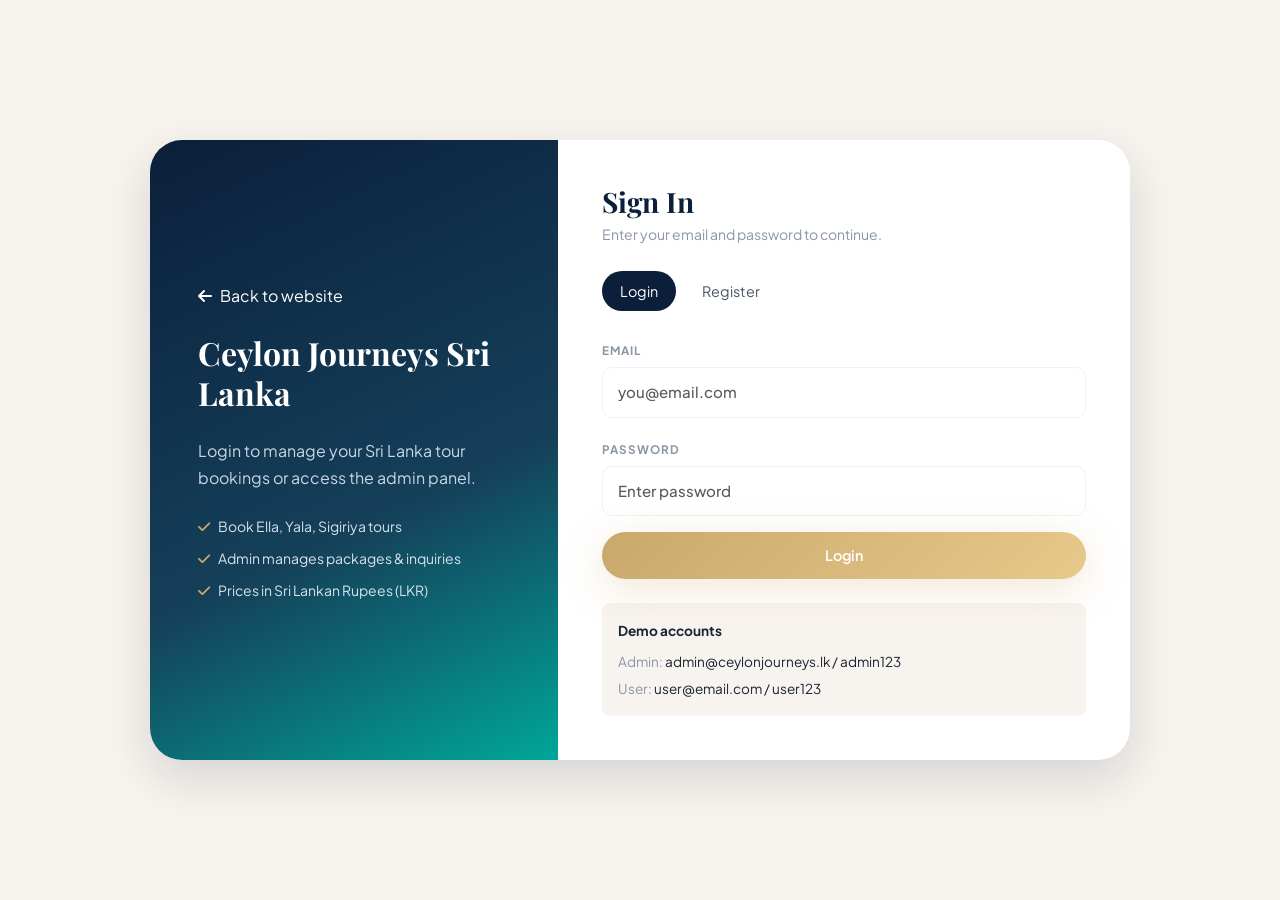
<file: admin.html>
<!DOCTYPE html>
<html lang="en">
<head>
  <meta charset="UTF-8">
  <meta name="viewport" content="width=device-width, initial-scale=1.0">
  <title>Admin Panel – Ceylon Journeys</title>
  <link href="https://cdn.jsdelivr.net/npm/bootstrap@5.3.3/dist/css/bootstrap.min.css" rel="stylesheet">
  <link href="https://cdnjs.cloudflare.com/ajax/libs/font-awesome/6.5.0/css/all.min.css" rel="stylesheet">
  <link href="assets/css/style.css" rel="stylesheet">
</head>
<body class="panel-page admin-page">

<div class="panel-layout">
  <aside class="panel-sidebar admin-sidebar" id="panelSidebar">
    <div class="panel-brand">Ceylon<span>Journeys</span> <small class="admin-tag">Admin</small></div>
    <div class="panel-user">
      <div class="panel-avatar admin"><i class="fa-solid fa-user-shield"></i></div>
      <div>
        <strong id="adminName">Admin</strong>
        <small class="d-block muted" id="adminEmail">admin@ceylonjourneys.lk</small>
      </div>
    </div>
    <nav class="panel-nav">
      <a href="#" class="active" data-section="overview"><i class="fa-solid fa-chart-pie"></i> Overview</a>
      <a href="#" data-section="inquiries"><i class="fa-solid fa-inbox"></i> Inquiries</a>
      <a href="#" data-section="bookings"><i class="fa-solid fa-suitcase"></i> Bookings</a>
      <a href="#" data-section="tours"><i class="fa-solid fa-map"></i> Manage Tours</a>
      <a href="#" data-section="users"><i class="fa-solid fa-users"></i> Users</a>
      <a href="index.html"><i class="fa-solid fa-globe"></i> Main Website</a>
      <a href="#" id="btnLogout"><i class="fa-solid fa-right-from-bracket"></i> Logout</a>
    </nav>
  </aside>

  <main class="panel-main">
    <header class="panel-topbar">
      <button type="button" class="panel-toggle d-lg-none" id="sidebarToggle"><i class="fa-solid fa-bars"></i></button>
      <div>
        <h1 class="panel-title">Admin Panel</h1>
        <p class="muted small mb-0">Manage tours, bookings, and customer messages.</p>
      </div>
    </header>

    <!-- Overview -->
    <section class="panel-section" id="sec-overview">
      <div class="row g-3 mb-4">
        <div class="col-6 col-xl-3">
          <div class="panel-stat"><div class="panel-stat-icon"><i class="fa-solid fa-inbox"></i></div><div><div class="panel-stat-num" id="statInquiries">0</div><div class="muted small">Inquiries</div></div></div>
        </div>
        <div class="col-6 col-xl-3">
          <div class="panel-stat"><div class="panel-stat-icon gold"><i class="fa-solid fa-clock"></i></div><div><div class="panel-stat-num" id="statPending">0</div><div class="muted small">Pending</div></div></div>
        </div>
        <div class="col-6 col-xl-3">
          <div class="panel-stat"><div class="panel-stat-icon teal"><i class="fa-solid fa-map"></i></div><div><div class="panel-stat-num" id="statTours">0</div><div class="muted small">Tour Packages</div></div></div>
        </div>
        <div class="col-6 col-xl-3">
          <div class="panel-stat"><div class="panel-stat-icon"><i class="fa-solid fa-users"></i></div><div><div class="panel-stat-num" id="statUsers">0</div><div class="muted small">Registered Users</div></div></div>
        </div>
      </div>
      <div class="row g-4">
        <div class="col-lg-6">
          <div class="panel-card">
            <h5>Latest Inquiries</h5>
            <div id="latestInquiries"></div>
          </div>
        </div>
        <div class="col-lg-6">
          <div class="panel-card">
            <h5>Recent Bookings</h5>
            <div class="table-responsive">
              <table class="table panel-table mb-0">
                <thead><tr><th>Customer</th><th>Tour</th><th>Status</th></tr></thead>
                <tbody id="latestBookings"></tbody>
              </table>
            </div>
          </div>
        </div>
      </div>
    </section>

    <!-- Inquiries -->
    <section class="panel-section d-none" id="sec-inquiries">
      <div class="panel-card">
        <div class="d-flex justify-content-between align-items-center mb-3">
          <h5 class="mb-0">Customer Inquiries</h5>
        </div>
        <div class="table-responsive">
          <table class="table panel-table">
            <thead><tr><th>Date</th><th>Name</th><th>Email</th><th>Destination</th><th>Message</th><th>Status</th><th>Actions</th></tr></thead>
            <tbody id="inquiriesTable"></tbody>
          </table>
        </div>
      </div>
    </section>

    <!-- Bookings -->
    <section class="panel-section d-none" id="sec-bookings">
      <div class="panel-card">
        <h5>All Bookings</h5>
        <div class="table-responsive">
          <table class="table panel-table">
            <thead><tr><th>Customer</th><th>Tour</th><th>Date</th><th>Guests</th><th>Total</th><th>Status</th><th>Actions</th></tr></thead>
            <tbody id="bookingsTable"></tbody>
          </table>
        </div>
      </div>
    </section>

    <!-- Tours -->
    <section class="panel-section d-none" id="sec-tours">
      <div class="panel-card mb-4">
        <h5 id="tourFormTitle">Add New Tour</h5>
        <form id="tourForm" class="form-luxe mt-3">
          <input type="hidden" id="tourId">
          <div class="row g-3">
            <div class="col-md-4"><label for="tourName">Tour Name</label><input type="text" id="tourName" class="form-control" required></div>
            <div class="col-md-3"><label for="tourDest">Destination</label><input type="text" id="tourDest" class="form-control" required></div>
            <div class="col-md-2"><label for="tourDays">Days</label><input type="number" id="tourDays" class="form-control" min="1" required></div>
            <div class="col-md-2"><label for="tourPrice">Price (Rs.)</label><input type="number" id="tourPrice" class="form-control" min="1" required></div>
            <div class="col-md-3"><label for="tourType">Type</label>
              <select id="tourType" class="form-select"><option value="beach">Beach</option><option value="cultural">Cultural</option><option value="wildlife">Wildlife</option><option value="adventure">Adventure</option></select>
            </div>
            <div class="col-md-3 d-flex align-items-end gap-2">
              <button type="submit" class="btn-luxe" id="tourSubmitBtn">Save Tour</button>
              <button type="button" class="btn-outline-luxe d-none" id="tourCancelBtn">Cancel</button>
            </div>
          </div>
        </form>
      </div>
      <div class="panel-card">
        <h5>Tour List</h5>
        <div class="table-responsive">
          <table class="table panel-table">
            <thead><tr><th>Name</th><th>Destination</th><th>Days</th><th>Price</th><th>Type</th><th>Actions</th></tr></thead>
            <tbody id="toursTable"></tbody>
          </table>
        </div>
      </div>
    </section>

    <!-- Users -->
    <section class="panel-section d-none" id="sec-users">
      <div class="panel-card">
        <h5>Registered Users</h5>
        <div class="table-responsive">
          <table class="table panel-table">
            <thead><tr><th>Name</th><th>Email</th><th>Phone</th><th>Role</th></tr></thead>
            <tbody id="usersTable"></tbody>
          </table>
        </div>
      </div>
    </section>
  </main>
</div>

<script src="assets/js/auth.js"></script>
<script>
  (function () {
    var admin = CJ.requireRole('admin');
    if (!admin) return;

    document.getElementById('adminName').textContent = admin.name;
    document.getElementById('adminEmail').textContent = admin.email;
    document.getElementById('btnLogout').addEventListener('click', function (e) { e.preventDefault(); CJ.logout(); });
    document.getElementById('sidebarToggle')?.addEventListener('click', function () {
      document.getElementById('panelSidebar').classList.toggle('open');
    });

    document.querySelectorAll('.panel-nav a[data-section]').forEach(function (link) {
      link.addEventListener('click', function (e) {
        e.preventDefault();
        document.querySelectorAll('.panel-nav a').forEach(function (a) { a.classList.remove('active'); });
        link.classList.add('active');
        document.querySelectorAll('.panel-section').forEach(function (s) { s.classList.add('d-none'); });
        document.getElementById('sec-' + link.dataset.section).classList.remove('d-none');
      });
    });

    function getUserName(userId) {
      var u = CJ.getUsers().find(function (x) { return x.id === userId; });
      return u ? u.name : 'Unknown';
    }

    function resetTourForm() {
      document.getElementById('tourForm').reset();
      document.getElementById('tourId').value = '';
      document.getElementById('tourFormTitle').textContent = 'Add New Tour';
      document.getElementById('tourSubmitBtn').textContent = 'Save Tour';
      document.getElementById('tourCancelBtn').classList.add('d-none');
    }

    function loadAll() {
      var inquiries = CJ.getInquiries();
      var bookings = CJ.getBookings();
      var tours = CJ.getTours();
      var users = CJ.getUsers();

      document.getElementById('statInquiries').textContent = inquiries.length;
      document.getElementById('statPending').textContent = inquiries.filter(function (i) { return i.status === 'new'; }).length + bookings.filter(function (b) { return b.status === 'pending'; }).length;
      document.getElementById('statTours').textContent = tours.length;
      document.getElementById('statUsers').textContent = users.length;

      document.getElementById('latestInquiries').innerHTML = inquiries.slice(0, 4).map(function (i) {
        return '<div class="panel-msg"><strong>' + i.name + '</strong> <span class="muted small">– ' + i.destination + '</span><p class="small mb-0 mt-1">' + i.message.substring(0, 80) + '...</p></div>';
      }).join('') || '<p class="muted">No inquiries yet.</p>';

      document.getElementById('latestBookings').innerHTML = bookings.slice(-5).reverse().map(function (b) {
        return '<tr><td>' + getUserName(b.userId) + '</td><td>' + b.tour + '</td><td>' + CJ.statusBadge(b.status) + '</td></tr>';
      }).join('') || '<tr><td colspan="3" class="muted">No bookings.</td></tr>';

      document.getElementById('inquiriesTable').innerHTML = inquiries.map(function (i) {
        return '<tr><td>' + CJ.formatDate(i.date) + '</td><td>' + i.name + '</td><td>' + i.email + '</td><td>' + i.destination + '</td><td class="small">' + i.message.substring(0, 40) + '...</td><td>' + CJ.statusBadge(i.status) + '</td><td class="panel-actions">' +
          (i.status === 'new' ? '<button class="btn btn-sm btn-success btn-reply" data-id="' + i.id + '">Mark Replied</button> ' : '') +
          '<button class="btn btn-sm btn-outline-danger btn-del-inq" data-id="' + i.id + '">Delete</button></td></tr>';
      }).join('') || '<tr><td colspan="7" class="text-center muted">No inquiries.</td></tr>';

      document.getElementById('bookingsTable').innerHTML = bookings.map(function (b) {
        return '<tr><td>' + getUserName(b.userId) + '</td><td>' + b.tour + '</td><td>' + CJ.formatDate(b.date) + '</td><td>' + b.guests + '</td><td>' + CJ.formatPrice(b.total) + '</td><td>' + CJ.statusBadge(b.status) + '</td><td class="panel-actions">' +
          (b.status === 'pending' ? '<button class="btn btn-sm btn-success btn-confirm-book" data-id="' + b.id + '">Confirm</button> ' : '') +
          (b.status !== 'cancelled' ? '<button class="btn btn-sm btn-outline-secondary btn-cancel-book" data-id="' + b.id + '">Cancel</button>' : '-') +
          '</td></tr>';
      }).join('') || '<tr><td colspan="7" class="text-center muted">No bookings.</td></tr>';

      document.getElementById('toursTable').innerHTML = tours.map(function (t) {
        return '<tr><td>' + t.name + '</td><td>' + t.destination + '</td><td>' + t.days + '</td><td>' + CJ.formatPrice(t.price) + '</td><td>' + t.type + '</td><td class="panel-actions">' +
          '<button class="btn btn-sm btn-outline-luxe btn-edit-tour" data-id="' + t.id + '">Edit</button> ' +
          '<button class="btn btn-sm btn-outline-danger btn-del-tour" data-id="' + t.id + '">Delete</button></td></tr>';
      }).join('');

      document.getElementById('usersTable').innerHTML = users.map(function (u) {
        return '<tr><td>' + u.name + '</td><td>' + u.email + '</td><td>' + (u.phone || '-') + '</td><td><span class="badge ' + (u.role === 'admin' ? 'bg-dark' : 'bg-primary') + '">' + u.role + '</span></td></tr>';
      }).join('');
    }

    document.getElementById('tourForm').addEventListener('submit', function (e) {
      e.preventDefault();
      var id = document.getElementById('tourId').value;
      CJ.saveTour({
        id: id ? parseInt(id, 10) : null,
        name: document.getElementById('tourName').value.trim(),
        destination: document.getElementById('tourDest').value.trim(),
        days: parseInt(document.getElementById('tourDays').value, 10),
        price: parseInt(document.getElementById('tourPrice').value, 10),
        type: document.getElementById('tourType').value
      });
      resetTourForm();
      loadAll();
    });

    document.getElementById('tourCancelBtn').addEventListener('click', resetTourForm);

    document.addEventListener('click', function (e) {
      if (e.target.closest('.btn-reply')) {
        CJ.updateInquiryStatus(+e.target.closest('.btn-reply').dataset.id, 'replied');
        loadAll();
      }
      if (e.target.closest('.btn-del-inq')) {
        if (confirm('Delete this inquiry?')) {
          CJ.deleteInquiry(+e.target.closest('.btn-del-inq').dataset.id);
          loadAll();
        }
      }
      if (e.target.closest('.btn-confirm-book')) {
        CJ.updateBookingStatus(+e.target.closest('.btn-confirm-book').dataset.id, 'confirmed');
        loadAll();
      }
      if (e.target.closest('.btn-cancel-book')) {
        CJ.updateBookingStatus(+e.target.closest('.btn-cancel-book').dataset.id, 'cancelled');
        loadAll();
      }
      if (e.target.closest('.btn-del-tour')) {
        if (confirm('Delete this tour?')) {
          CJ.deleteTour(+e.target.closest('.btn-del-tour').dataset.id);
          loadAll();
        }
      }
      if (e.target.closest('.btn-edit-tour')) {
        var id = +e.target.closest('.btn-edit-tour').dataset.id;
        var tour = CJ.getTours().find(function (t) { return t.id === id; });
        if (!tour) return;
        document.getElementById('tourId').value = tour.id;
        document.getElementById('tourName').value = tour.name;
        document.getElementById('tourDest').value = tour.destination;
        document.getElementById('tourDays').value = tour.days;
        document.getElementById('tourPrice').value = tour.price;
        document.getElementById('tourType').value = tour.type;
        document.getElementById('tourFormTitle').textContent = 'Edit Tour';
        document.getElementById('tourSubmitBtn').textContent = 'Update Tour';
        document.getElementById('tourCancelBtn').classList.remove('d-none');
        document.querySelector('[data-section="tours"]').click();
      }
    });

    loadAll();
  })();
</script>
</body>
</html>
</file>
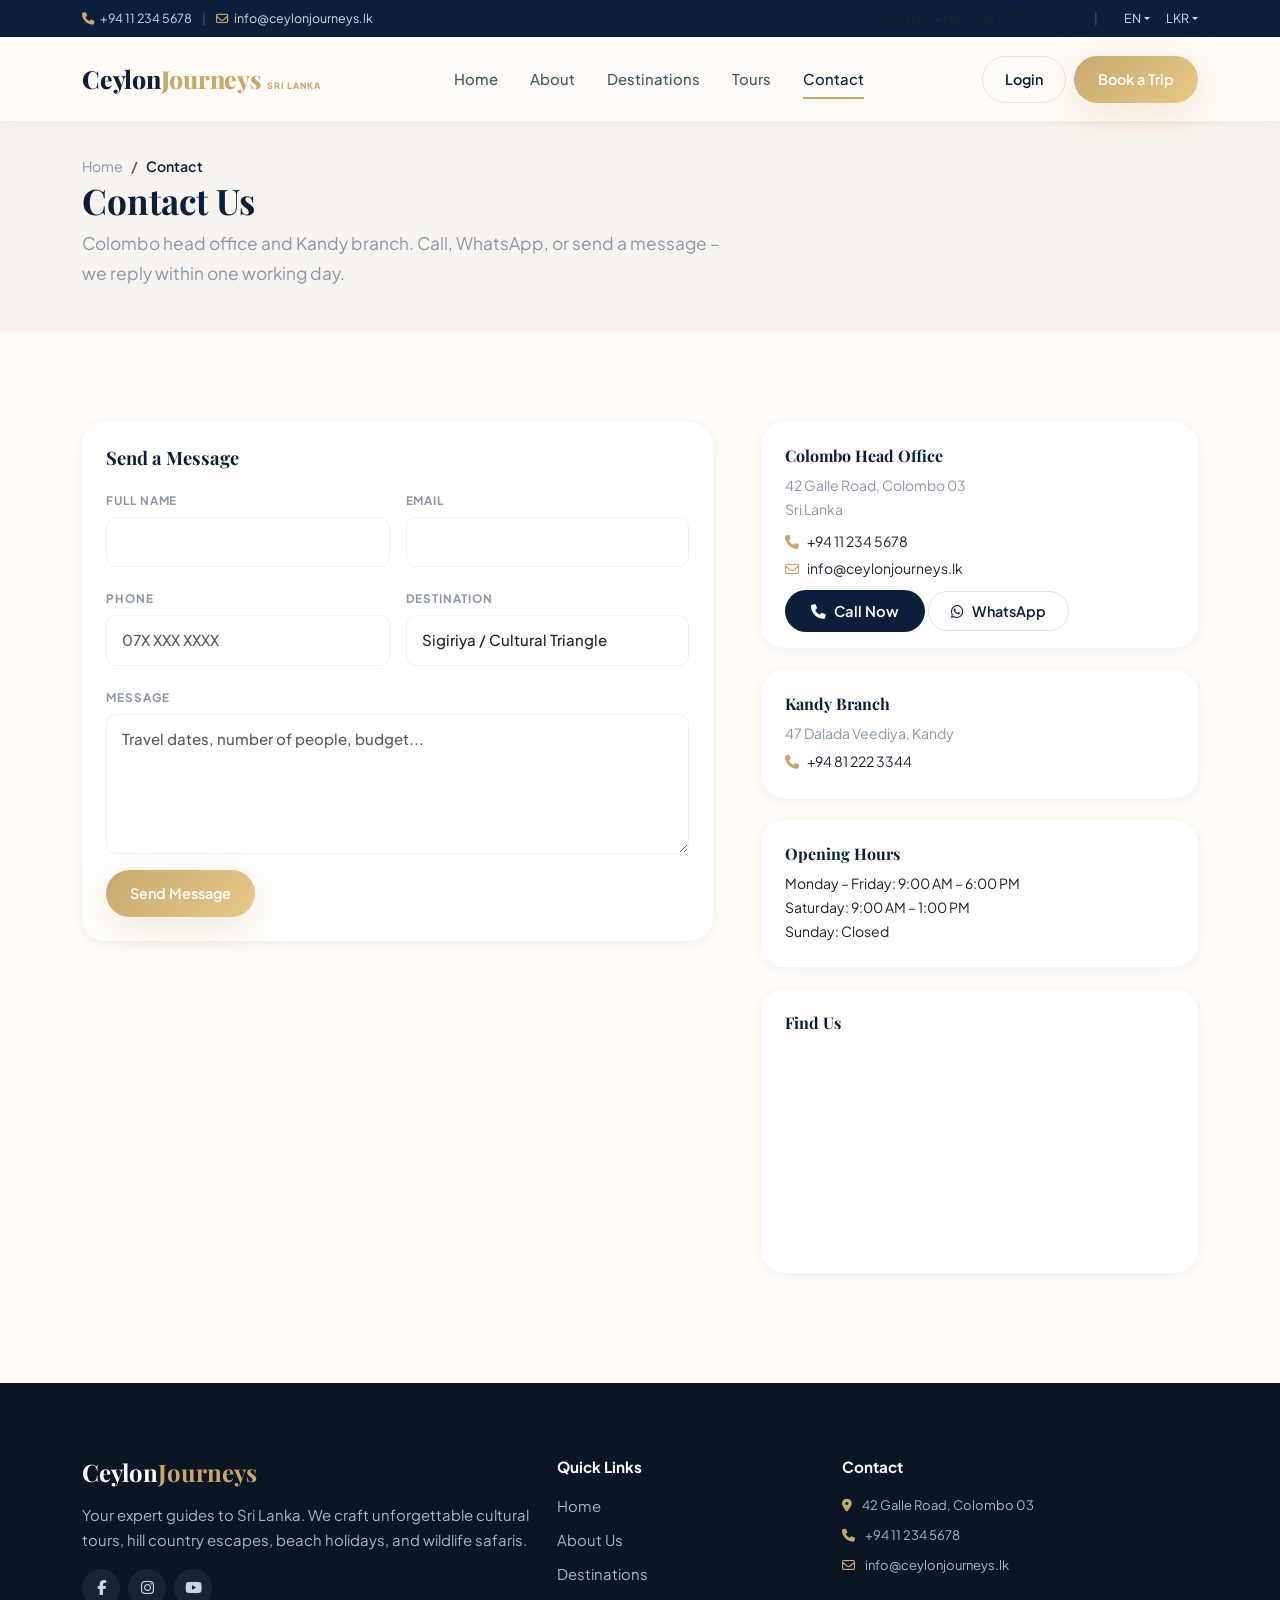
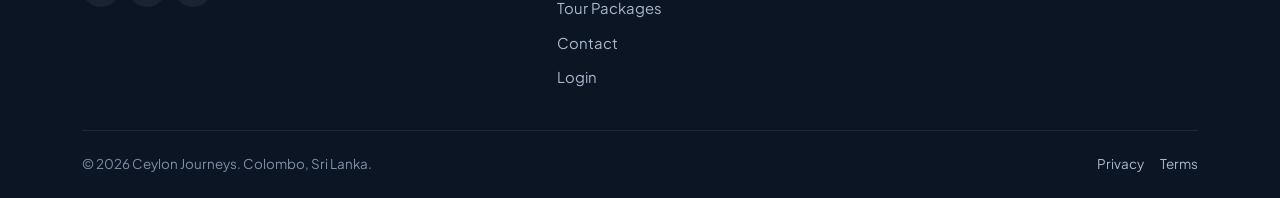
<file: contact.html>
<!DOCTYPE html>
<html lang="en">
<head>
  <meta charset="UTF-8">
  <meta name="viewport" content="width=device-width, initial-scale=1.0">
  <title>Contact – Ceylon Journeys</title>
  <link href="https://cdn.jsdelivr.net/npm/bootstrap@5.3.3/dist/css/bootstrap.min.css" rel="stylesheet">
  <link href="https://cdnjs.cloudflare.com/ajax/libs/font-awesome/6.5.0/css/all.min.css" rel="stylesheet">
  <link href="assets/css/style.css" rel="stylesheet">
</head>
<body>
<div id="preloader"><div class="loader-ring"></div></div>
<div id="site-header"></div>

<section class="breadcrumb-luxe">
  <div class="container">
    <nav aria-label="breadcrumb">
      <ol class="breadcrumb">
        <li class="breadcrumb-item"><a href="index.html">Home</a></li>
        <li class="breadcrumb-item active">Contact</li>
      </ol>
    </nav>
    <h1>Contact Us</h1>
    <p class="lead-soft">Colombo head office and Kandy branch. Call, WhatsApp, or send a message – we reply within one working day.</p>
  </div>
</section>

<section class="section">
  <div class="container">
    <div class="row g-5">
      <div class="col-lg-7">
        <div class="sidebar-box">
          <h5 class="mb-3">Send a Message</h5>
          <div class="alert alert-success form-success d-none" role="alert">
            <i class="fa-solid fa-circle-check me-1"></i> Your message was sent. We will contact you soon.
          </div>
          <form id="contactForm" class="form-luxe needs-validation" novalidate>
            <div class="row g-3">
              <div class="col-md-6">
                <label for="contactName">Full Name</label>
                <input type="text" id="contactName" class="form-control" required>
              </div>
              <div class="col-md-6">
                <label for="contactEmail">Email</label>
                <input type="email" id="contactEmail" class="form-control" required>
              </div>
              <div class="col-md-6">
                <label for="contactPhone">Phone</label>
                <input type="tel" id="contactPhone" class="form-control" placeholder="07X XXX XXXX">
              </div>
              <div class="col-md-6">
                <label for="contactDest">Destination</label>
                <select id="contactDest" class="form-select">
                  <option>Sigiriya / Cultural Triangle</option>
                  <option>Kandy</option>
                  <option>Ella / Hill Country</option>
                  <option>Yala Safari</option>
                  <option>Galle / South Coast</option>
                  <option>Trincomalee / East Coast</option>
                  <option>Full Island Tour</option>
                  <option>Other</option>
                </select>
              </div>
              <div class="col-12">
                <label for="contactMsg">Message</label>
                <textarea id="contactMsg" class="form-control" rows="5" placeholder="Travel dates, number of people, budget..." required></textarea>
              </div>
              <div class="col-12">
                <button type="submit" class="btn-luxe">Send Message</button>
              </div>
            </div>
          </form>
        </div>
      </div>

      <div class="col-lg-5">
        <div class="sidebar-box">
          <h6>Colombo Head Office</h6>
          <p class="small muted mb-2">42 Galle Road, Colombo 03<br>Sri Lanka</p>
          <p class="small mb-1"><i class="fa-solid fa-phone text-gold me-2"></i>+94 11 234 5678</p>
          <p class="small mb-3"><i class="fa-regular fa-envelope text-gold me-2"></i>info@ceylonjourneys.lk</p>
          <a href="tel:+94112345678" class="btn-dark-luxe btn-sm w-100 mb-2"><i class="fa-solid fa-phone me-2"></i>Call Now</a>
          <a href="https://wa.me/94112345678" class="btn-outline-luxe btn-sm w-100" target="_blank" rel="noopener"><i class="fa-brands fa-whatsapp me-2"></i>WhatsApp</a>
        </div>
        <div class="sidebar-box">
          <h6>Kandy Branch</h6>
          <p class="small muted mb-1">47 Dalada Veediya, Kandy</p>
          <p class="small mb-0"><i class="fa-solid fa-phone text-gold me-2"></i>+94 81 222 3344</p>
        </div>
        <div class="sidebar-box">
          <h6>Opening Hours</h6>
          <p class="small mb-0">Monday – Friday: 9:00 AM – 6:00 PM<br>Saturday: 9:00 AM – 1:00 PM<br>Sunday: Closed</p>
        </div>
        <div class="sidebar-box">
          <h6>Find Us</h6>
          <iframe class="map-embed" style="height:200px; margin-top:0" title="Office location map" src="https://www.google.com/maps?q=Galle+Road+Colombo&output=embed" loading="lazy"></iframe>
        </div>
      </div>
    </div>
  </div>
</section>

<div id="site-footer"></div>
<script src="https://cdn.jsdelivr.net/npm/bootstrap@5.3.3/dist/js/bootstrap.bundle.min.js"></script>
<script src="assets/js/i18n.js"></script>
<script src="assets/js/auth.js"></script>
<script src="assets/js/app.js"></script>
</body>
</html>
</file>
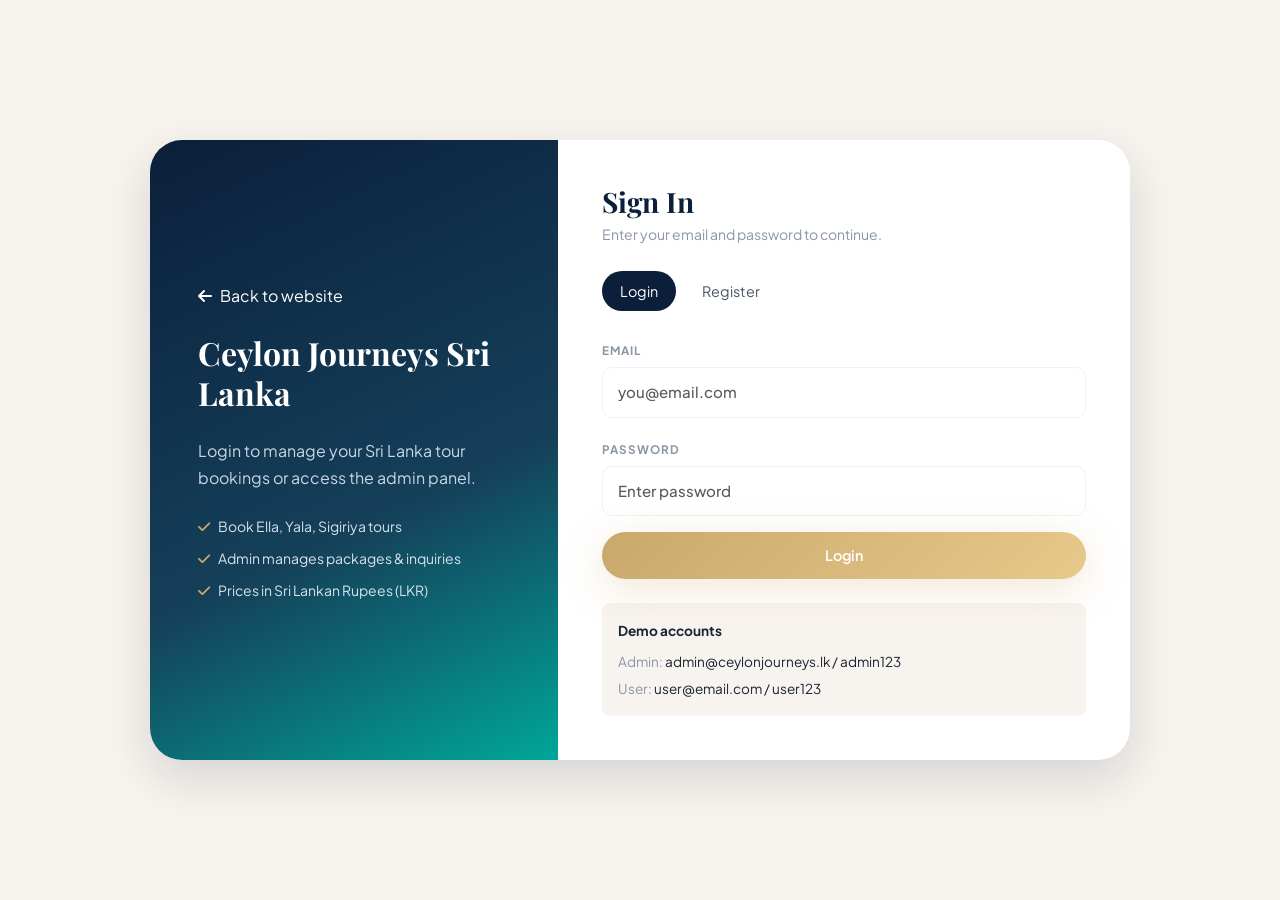
<file: dashboard.html>
<!DOCTYPE html>
<html lang="en">
<head>
  <meta charset="UTF-8">
  <meta name="viewport" content="width=device-width, initial-scale=1.0">
  <title>My Dashboard – Ceylon Journeys</title>
  <link href="https://cdn.jsdelivr.net/npm/bootstrap@5.3.3/dist/css/bootstrap.min.css" rel="stylesheet">
  <link href="https://cdnjs.cloudflare.com/ajax/libs/font-awesome/6.5.0/css/all.min.css" rel="stylesheet">
  <link href="assets/css/style.css" rel="stylesheet">
</head>
<body class="panel-page">

<div class="panel-layout">
  <aside class="panel-sidebar" id="panelSidebar">
    <div class="panel-brand">Ceylon<span>Journeys</span></div>
    <div class="panel-user">
      <div class="panel-avatar"><i class="fa-solid fa-user"></i></div>
      <div>
        <strong id="dashUserName">User</strong>
        <small class="d-block muted" id="dashUserEmail">email</small>
      </div>
    </div>
    <nav class="panel-nav">
      <a href="#" class="active" data-section="overview"><i class="fa-solid fa-house"></i> Overview</a>
      <a href="#" data-section="bookings"><i class="fa-solid fa-suitcase"></i> My Bookings</a>
      <a href="#" data-section="messages"><i class="fa-solid fa-envelope"></i> My Messages</a>
      <a href="#" data-section="book"><i class="fa-solid fa-plus"></i> Book a Tour</a>
      <a href="index.html"><i class="fa-solid fa-globe"></i> Main Website</a>
      <a href="#" id="btnLogout"><i class="fa-solid fa-right-from-bracket"></i> Logout</a>
    </nav>
  </aside>

  <main class="panel-main">
    <header class="panel-topbar">
      <button type="button" class="panel-toggle d-lg-none" id="sidebarToggle"><i class="fa-solid fa-bars"></i></button>
      <div>
        <h1 class="panel-title">Customer Dashboard</h1>
        <p class="muted small mb-0">View your bookings and send new tour requests.</p>
      </div>
    </header>

    <!-- Overview -->
    <section class="panel-section" id="sec-overview">
      <div class="row g-3 mb-4">
        <div class="col-md-4">
          <div class="panel-stat">
            <div class="panel-stat-icon"><i class="fa-solid fa-suitcase"></i></div>
            <div><div class="panel-stat-num" id="statBookings">0</div><div class="muted small">Total Bookings</div></div>
          </div>
        </div>
        <div class="col-md-4">
          <div class="panel-stat">
            <div class="panel-stat-icon teal"><i class="fa-solid fa-check"></i></div>
            <div><div class="panel-stat-num" id="statConfirmed">0</div><div class="muted small">Confirmed</div></div>
          </div>
        </div>
        <div class="col-md-4">
          <div class="panel-stat">
            <div class="panel-stat-icon gold"><i class="fa-solid fa-envelope"></i></div>
            <div><div class="panel-stat-num" id="statMessages">0</div><div class="muted small">Messages Sent</div></div>
          </div>
        </div>
      </div>
      <div class="panel-card">
        <h5>Recent Bookings</h5>
        <div class="table-responsive">
          <table class="table panel-table mb-0">
            <thead><tr><th>Tour</th><th>Date</th><th>Guests</th><th>Status</th><th>Total</th></tr></thead>
            <tbody id="overviewBookings"></tbody>
          </table>
        </div>
      </div>
    </section>

    <!-- Bookings -->
    <section class="panel-section d-none" id="sec-bookings">
      <div class="panel-card">
        <h5>All My Bookings</h5>
        <div class="table-responsive">
          <table class="table panel-table">
            <thead><tr><th>Tour</th><th>Destination</th><th>Travel Date</th><th>Guests</th><th>Status</th><th>Total</th></tr></thead>
            <tbody id="allBookings"></tbody>
          </table>
        </div>
      </div>
    </section>

    <!-- Messages -->
    <section class="panel-section d-none" id="sec-messages">
      <div class="panel-card">
        <h5>Messages I Sent</h5>
        <div id="myMessagesList"></div>
      </div>
    </section>

    <!-- Book tour -->
    <section class="panel-section d-none" id="sec-book">
      <div class="panel-card">
        <h5>Request a New Booking</h5>
        <p class="muted small">Fill this form and our team will confirm availability.</p>
        <div id="bookSuccess" class="alert alert-success d-none small">Booking request submitted successfully.</div>
        <form id="bookForm" class="form-luxe needs-validation mt-3" novalidate>
          <div class="row g-3">
            <div class="col-md-6">
              <label for="bookTour">Tour Package</label>
              <select id="bookTour" class="form-select" required></select>
            </div>
            <div class="col-md-6">
              <label for="bookDate">Travel Date</label>
              <input type="date" id="bookDate" class="form-control date-future" required>
            </div>
            <div class="col-md-6">
              <label for="bookGuests">Number of Guests</label>
              <input type="number" id="bookGuests" class="form-control" min="1" max="20" value="2" required>
            </div>
            <div class="col-md-6">
              <label>Estimated Total</label>
              <input type="text" id="bookTotal" class="form-control" readonly>
            </div>
            <div class="col-12">
              <button type="submit" class="btn-luxe">Submit Booking Request</button>
            </div>
          </div>
        </form>
      </div>
    </section>
  </main>
</div>

<script src="assets/js/auth.js"></script>
<script>
  (function () {
    var user = CJ.requireRole('user');
    if (!user) return;

    document.getElementById('dashUserName').textContent = user.name;
    document.getElementById('dashUserEmail').textContent = user.email;
    document.getElementById('btnLogout').addEventListener('click', function (e) {
      e.preventDefault();
      CJ.logout();
    });

    document.getElementById('sidebarToggle')?.addEventListener('click', function () {
      document.getElementById('panelSidebar').classList.toggle('open');
    });

    document.querySelectorAll('.panel-nav a[data-section]').forEach(function (link) {
      link.addEventListener('click', function (e) {
        e.preventDefault();
        var sec = link.dataset.section;
        document.querySelectorAll('.panel-nav a').forEach(function (a) { a.classList.remove('active'); });
        link.classList.add('active');
        document.querySelectorAll('.panel-section').forEach(function (s) { s.classList.add('d-none'); });
        document.getElementById('sec-' + sec).classList.remove('d-none');
      });
    });

    function loadData() {
      var bookings = CJ.getBookings(user.id);
      var messages = CJ.getInquiries().filter(function (m) {
        return m.email.toLowerCase() === user.email.toLowerCase();
      });

      document.getElementById('statBookings').textContent = bookings.length;
      document.getElementById('statConfirmed').textContent = bookings.filter(function (b) { return b.status === 'confirmed'; }).length;
      document.getElementById('statMessages').textContent = messages.length;

      var bookingRows = bookings.length ? bookings.map(function (b) {
        return '<tr><td>' + b.tour + '</td><td>' + CJ.formatDate(b.date) + '</td><td>' + b.guests + '</td><td>' + CJ.statusBadge(b.status) + '</td><td>' + CJ.formatPrice(b.total) + '</td></tr>';
      }).join('') : '<tr><td colspan="5" class="text-center muted">No bookings yet.</td></tr>';

      var overviewRows = bookings.length ? bookings.slice(0, 3).map(function (b) {
        return '<tr><td>' + b.tour + '</td><td>' + CJ.formatDate(b.date) + '</td><td>' + b.guests + '</td><td>' + CJ.statusBadge(b.status) + '</td><td>' + CJ.formatPrice(b.total) + '</td></tr>';
      }).join('') : '<tr><td colspan="5" class="text-center muted">No bookings yet.</td></tr>';

      document.getElementById('overviewBookings').innerHTML = overviewRows;
      document.getElementById('allBookings').innerHTML = bookingRows;

      var msgHtml = messages.length ? messages.map(function (m) {
        return '<div class="panel-msg"><div class="d-flex justify-content-between"><strong>' + m.destination + '</strong>' + CJ.statusBadge(m.status) + '</div><p class="small mb-1 mt-2">' + m.message + '</p><small class="muted">' + CJ.formatDate(m.date) + '</small></div>';
      }).join('') : '<p class="muted mb-0">You have not sent any messages yet. Use the <a href="contact.html">contact page</a>.</p>';
      document.getElementById('myMessagesList').innerHTML = msgHtml;

      var tourSelect = document.getElementById('bookTour');
      tourSelect.innerHTML = CJ.getTours().map(function (t) {
        return '<option value="' + t.id + '" data-price="' + t.price + '" data-dest="' + t.destination + '" data-name="' + t.name + '">' + t.name + ' (' + CJ.formatPrice(t.price) + '/pp)</option>';
      }).join('');
      updateBookTotal();
    }

    function updateBookTotal() {
      var sel = document.getElementById('bookTour');
      var opt = sel.options[sel.selectedIndex];
      var guests = parseInt(document.getElementById('bookGuests').value, 10) || 1;
      var price = parseInt(opt?.dataset.price || 0, 10);
      document.getElementById('bookTotal').value = CJ.formatPrice(price * guests);
    }

    document.getElementById('bookTour').addEventListener('change', updateBookTotal);
    document.getElementById('bookGuests').addEventListener('input', updateBookTotal);

    var now = new Date();
    document.getElementById('bookDate').min = now.toISOString().slice(0, 10);

    document.getElementById('bookForm').addEventListener('submit', function (e) {
      e.preventDefault();
      var form = e.target;
      if (!form.checkValidity()) {
        form.classList.add('was-validated');
        return;
      }
      var sel = document.getElementById('bookTour');
      var opt = sel.options[sel.selectedIndex];
      var guests = parseInt(document.getElementById('bookGuests').value, 10);
      var price = parseInt(opt.dataset.price, 10);
      CJ.addBooking({
        userId: user.id,
        tour: opt.dataset.name,
        destination: opt.dataset.dest,
        date: document.getElementById('bookDate').value,
        guests: guests,
        total: price * guests
      });
      document.getElementById('bookSuccess').classList.remove('d-none');
      form.reset();
      form.classList.remove('was-validated');
      document.getElementById('bookGuests').value = 2;
      updateBookTotal();
      loadData();
      setTimeout(function () { document.getElementById('bookSuccess').classList.add('d-none'); }, 3000);
    });

    loadData();
  })();
</script>
</body>
</html>
</file>
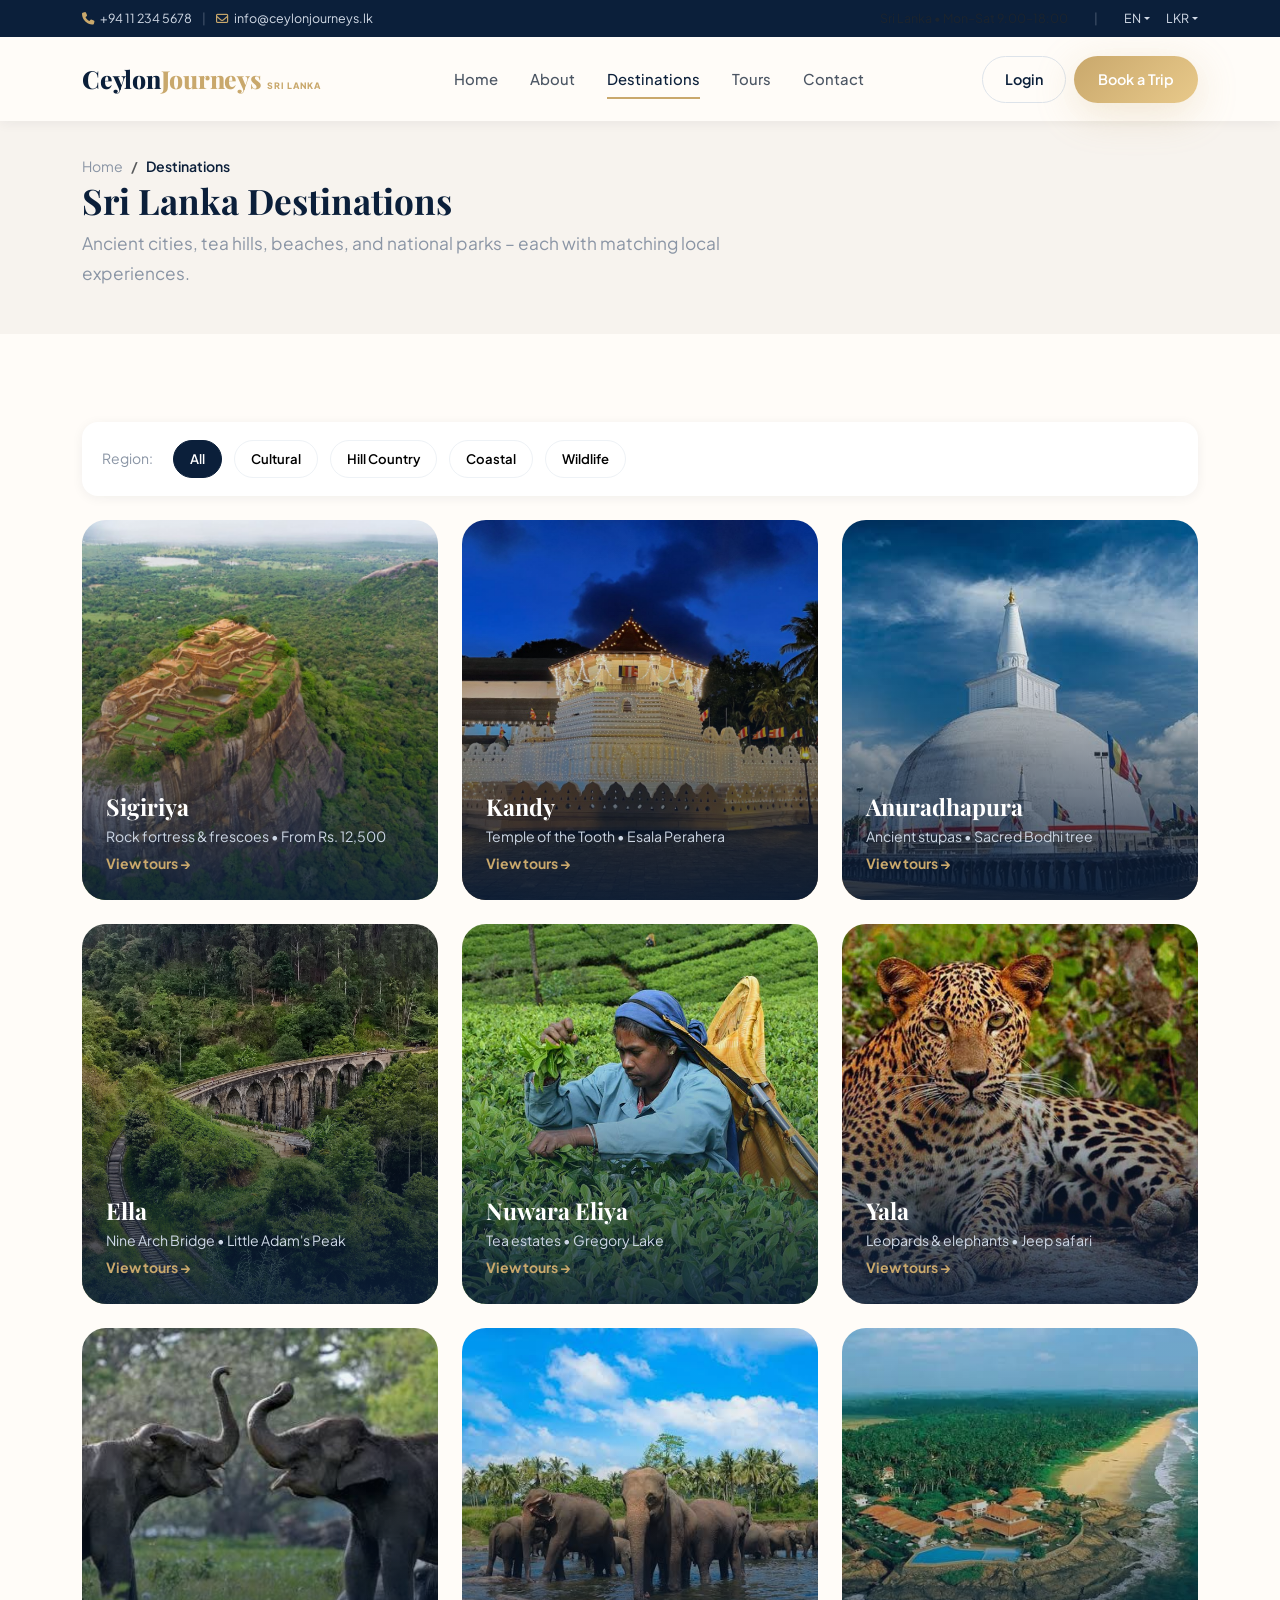
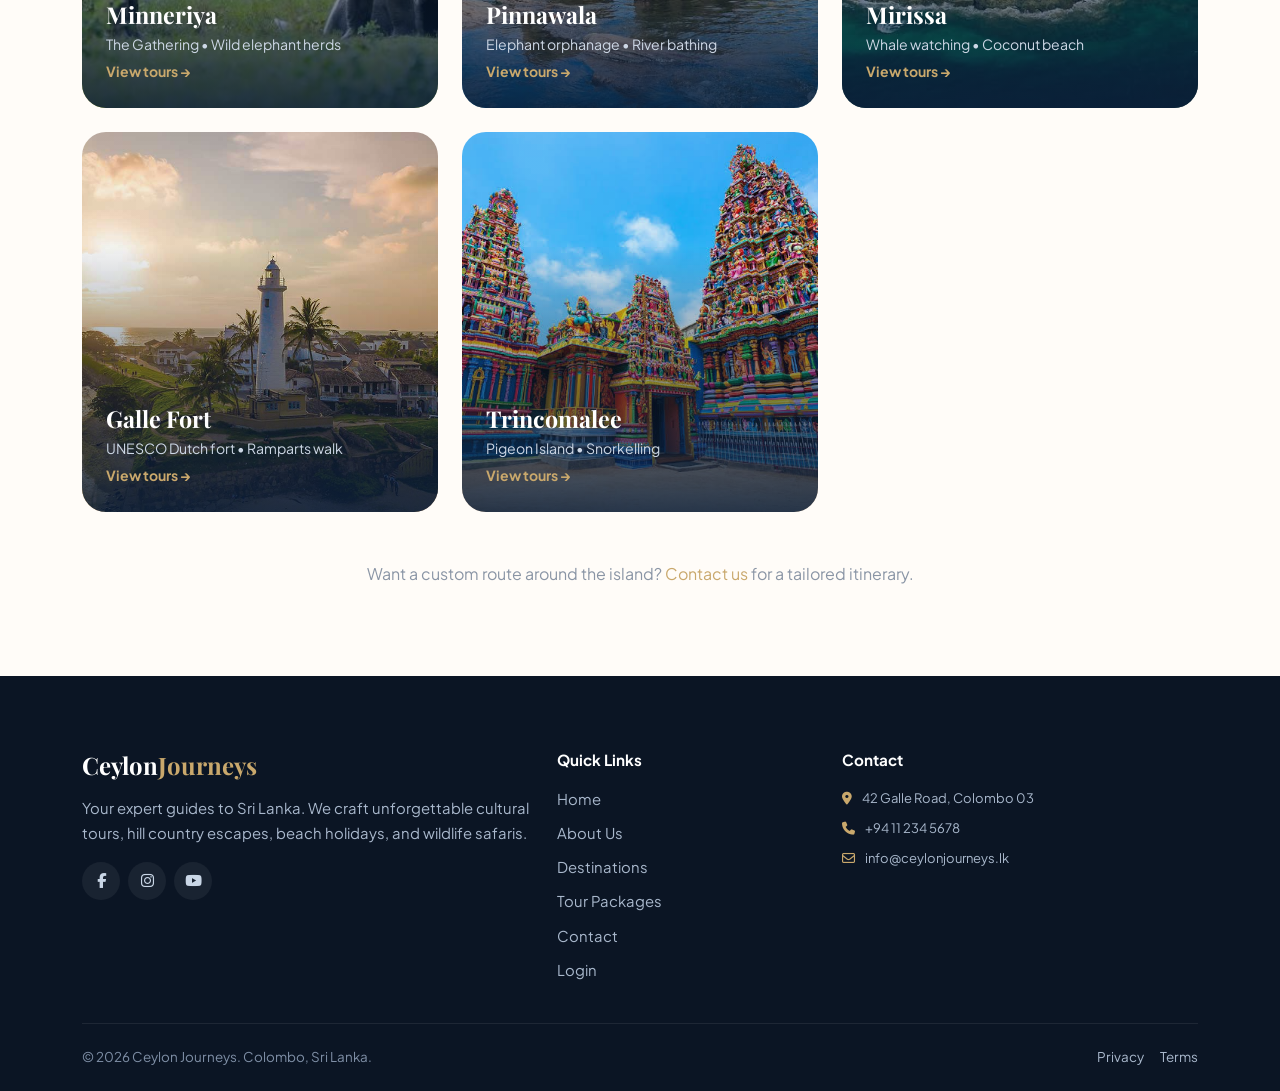
<file: destinations.html>
<!DOCTYPE html>
<html lang="en">
<head>
  <meta charset="UTF-8">
  <meta name="viewport" content="width=device-width, initial-scale=1.0">
  <title>Destinations – Ceylon Journeys</title>
  <link href="https://cdn.jsdelivr.net/npm/bootstrap@5.3.3/dist/css/bootstrap.min.css" rel="stylesheet">
  <link href="https://cdnjs.cloudflare.com/ajax/libs/font-awesome/6.5.0/css/all.min.css" rel="stylesheet">
  <link href="https://unpkg.com/aos@2.3.4/dist/aos.css" rel="stylesheet">
  <link href="assets/css/style.css" rel="stylesheet">
</head>
<body>
<div id="preloader"><div class="loader-ring"></div></div>
<div id="site-header"></div>

<section class="breadcrumb-luxe">
  <div class="container">
    <nav aria-label="breadcrumb">
      <ol class="breadcrumb">
        <li class="breadcrumb-item"><a href="index.html">Home</a></li>
        <li class="breadcrumb-item active">Destinations</li>
      </ol>
    </nav>
    <h1>Sri Lanka Destinations</h1>
    <p class="lead-soft">Ancient cities, tea hills, beaches, and national parks – each with matching local experiences.</p>
  </div>
</section>

<section class="section">
  <div class="container">
    <div class="filter-bar filter-group mb-4">
      <span class="muted small me-2">Region:</span>
      <button type="button" class="filter-pill active" data-filter="all">All</button>
      <button type="button" class="filter-pill" data-filter="cultural">Cultural</button>
      <button type="button" class="filter-pill" data-filter="hills">Hill Country</button>
      <button type="button" class="filter-pill" data-filter="beach">Coastal</button>
      <button type="button" class="filter-pill" data-filter="wildlife">Wildlife</button>
    </div>

    <div class="row g-4" data-filter-grid>
      <div class="col-lg-4 col-md-6" data-cat="cultural">
        <div class="dest-card">
          <img src="assets/images/sigiriya.jpg" alt="Sigiriya Rock Fortress">
          <div class="dest-info">
            <h4>Sigiriya</h4>
            <p>Rock fortress & frescoes • From <span data-price-lkr="12500">Rs. 12,500</span></p>
            <a href="tours.html" class="text-gold small fw-bold">View tours →</a>
          </div>
        </div>
      </div>
      <div class="col-lg-4 col-md-6" data-cat="cultural">
        <div class="dest-card">
          <img src="assets/images/templeot.jpg" alt="Temple of the Tooth Kandy">
          <div class="dest-info">
            <h4>Kandy</h4>
            <p>Temple of the Tooth • Esala Perahera</p>
            <a href="tours.html" class="text-gold small fw-bold">View tours →</a>
          </div>
        </div>
      </div>
      <div class="col-lg-4 col-md-6" data-cat="cultural">
        <div class="dest-card">
          <img src="assets/images/ruwanwalisaya.jpg" alt="Ruwanwelisaya Stupa Anuradhapura">
          <div class="dest-info">
            <h4>Anuradhapura</h4>
            <p>Ancient stupas • Sacred Bodhi tree</p>
            <a href="tours.html" class="text-gold small fw-bold">View tours →</a>
          </div>
        </div>
      </div>
      <div class="col-lg-4 col-md-6" data-cat="hills">
        <div class="dest-card">
          <img src="assets/images/nine_arch.jpg" alt="Nine Arch Bridge Ella">
          <div class="dest-info">
            <h4>Ella</h4>
            <p>Nine Arch Bridge • Little Adam's Peak</p>
            <a href="tours.html" class="text-gold small fw-bold">View tours →</a>
          </div>
        </div>
      </div>
      <div class="col-lg-4 col-md-6" data-cat="hills">
        <div class="dest-card">
          <img src="assets/images/tea1.jpg" alt="Tea plantations Nuwara Eliya">
          <div class="dest-info">
            <h4>Nuwara Eliya</h4>
            <p>Tea estates • Gregory Lake</p>
            <a href="tours.html" class="text-gold small fw-bold">View tours →</a>
          </div>
        </div>
      </div>
      <div class="col-lg-4 col-md-6" data-cat="wildlife">
        <div class="dest-card">
          <img src="assets/images/leo.jpg" alt="Leopard in Yala National Park">
          <div class="dest-info">
            <h4>Yala</h4>
            <p>Leopards & elephants • Jeep safari</p>
            <a href="tours.html" class="text-gold small fw-bold">View tours →</a>
          </div>
        </div>
      </div>
      <div class="col-lg-4 col-md-6" data-cat="wildlife">
        <div class="dest-card">
          <img src="assets/images/ele.jpg" alt="Elephants at Minneriya gathering">
          <div class="dest-info">
            <h4>Minneriya</h4>
            <p>The Gathering • Wild elephant herds</p>
            <a href="tours.html" class="text-gold small fw-bold">View tours →</a>
          </div>
        </div>
      </div>
      <div class="col-lg-4 col-md-6" data-cat="wildlife cultural">
        <div class="dest-card">
          <img src="assets/images/pinnawala.jpg" alt="Bentota beach and river">
          <div class="dest-info">
            <h4>Pinnawala</h4>
            <p>Elephant orphanage • River bathing</p>
            <a href="tours.html" class="text-gold small fw-bold">View tours →</a>
          </div>
        </div>
      </div>
      <div class="col-lg-4 col-md-6" data-cat="beach">
        <div class="dest-card">
          <img src="assets/images/bentota.jpg" alt="Mirissa beach Sri Lanka">
          <div class="dest-info">
            <h4>Mirissa</h4>
            <p>Whale watching • Coconut beach</p>
            <a href="tours.html" class="text-gold small fw-bold">View tours →</a>
          </div>
        </div>
      </div>
      <div class="col-lg-4 col-md-6" data-cat="beach">
        <div class="dest-card">
          <img src="assets/images/galle.jpg" alt="Galle Fort lighthouse">
          <div class="dest-info">
            <h4>Galle Fort</h4>
            <p>UNESCO Dutch fort • Ramparts walk</p>
            <a href="tours.html" class="text-gold small fw-bold">View tours →</a>
          </div>
        </div>
      </div>
      <div class="col-lg-4 col-md-6" data-cat="beach">
        <div class="dest-card">
          <img src="assets/images/trinc.jpg" alt="Trincomalee east coast">
          <div class="dest-info">
            <h4>Trincomalee</h4>
            <p>Pigeon Island • Snorkelling</p>
            <a href="tours.html" class="text-gold small fw-bold">View tours →</a>
          </div>
        </div>
      </div>
    </div>

    <p class="text-center muted mt-5 mb-0">Want a custom route around the island? <a href="contact.html" class="text-gold">Contact us</a> for a tailored itinerary.</p>
  </div>
</section>

<div id="site-footer"></div>
<script src="https://cdn.jsdelivr.net/npm/bootstrap@5.3.3/dist/js/bootstrap.bundle.min.js"></script>
<script src="https://unpkg.com/aos@2.3.4/dist/aos.js"></script>
<script src="assets/js/i18n.js"></script>
<script src="assets/js/auth.js"></script>
<script src="assets/js/app.js"></script>
</body>
</html>
</file>
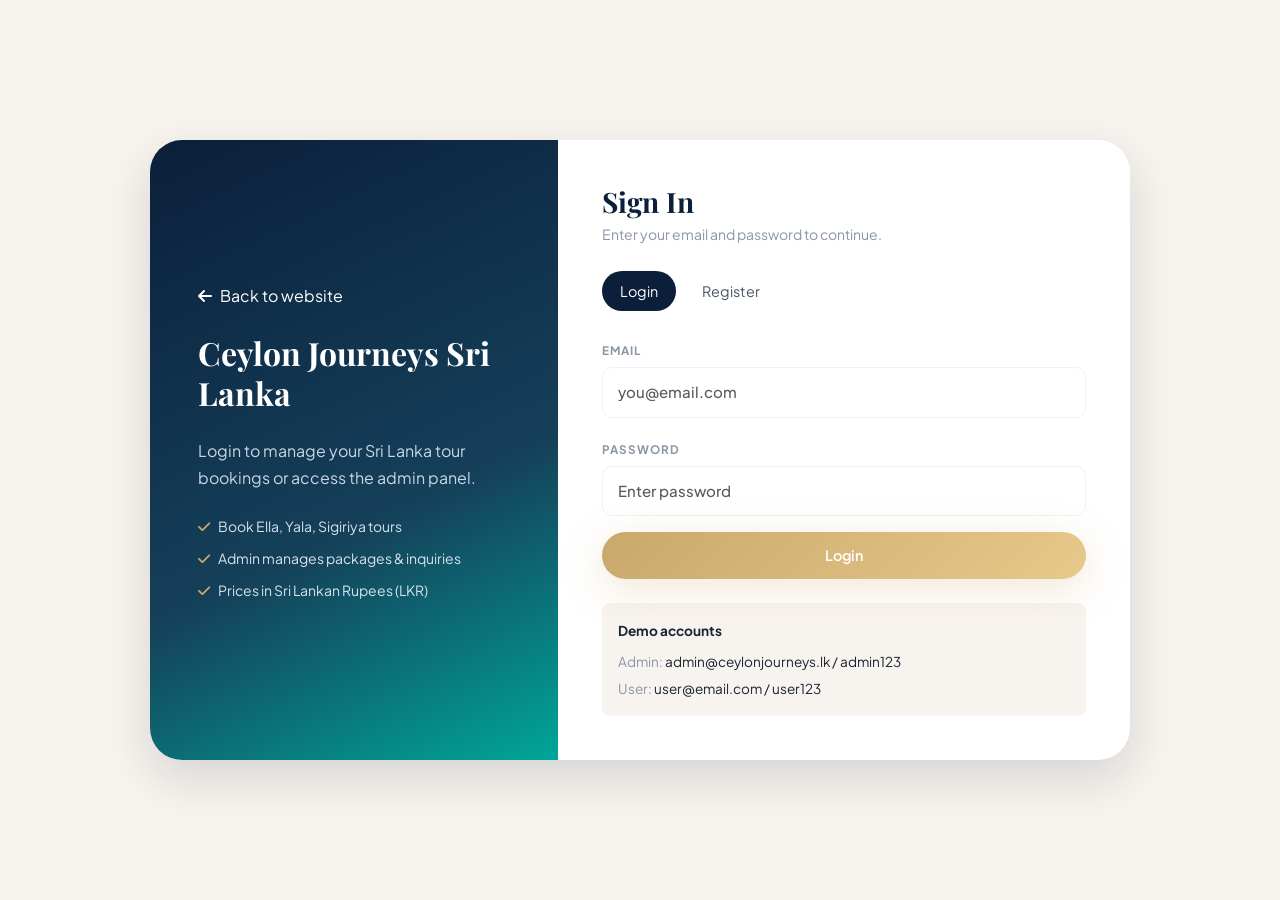
<file: login.html>
<!DOCTYPE html>
<html lang="en">
<head>
  <meta charset="UTF-8">
  <meta name="viewport" content="width=device-width, initial-scale=1.0">
  <title>Login – Ceylon Journeys</title>
  <link href="https://cdn.jsdelivr.net/npm/bootstrap@5.3.3/dist/css/bootstrap.min.css" rel="stylesheet">
  <link href="https://cdnjs.cloudflare.com/ajax/libs/font-awesome/6.5.0/css/all.min.css" rel="stylesheet">
  <link href="assets/css/style.css" rel="stylesheet">
</head>
<body>

<div class="auth-wrap">
  <div class="container">
    <div class="auth-card">
      <div class="row g-0">
        <div class="col-lg-5 d-none d-lg-block">
          <div class="auth-visual h-100">
            <a href="index.html" class="text-white mb-4 d-inline-block"><i class="fa-solid fa-arrow-left me-2"></i>Back to website</a>
            <h2>Ceylon Journeys Sri Lanka</h2>
            <p class="mt-3 mb-4" style="color:#c9d6e6">Login to manage your Sri Lanka tour bookings or access the admin panel.</p>
            <ul class="list-unstyled small" style="color:#d7e2f0">
              <li class="mb-2"><i class="fa-solid fa-check text-gold me-2"></i>Book Ella, Yala, Sigiriya tours</li>
              <li class="mb-2"><i class="fa-solid fa-check text-gold me-2"></i>Admin manages packages & inquiries</li>
              <li><i class="fa-solid fa-check text-gold me-2"></i>Prices in Sri Lankan Rupees (LKR)</li>
            </ul>
          </div>
        </div>
        <div class="col-lg-7">
          <div class="auth-form">
            <div class="d-lg-none mb-3"><a href="index.html" class="small text-gold"><i class="fa-solid fa-arrow-left me-1"></i>Back to website</a></div>
            <h3 class="mb-1">Sign In</h3>
            <p class="muted small mb-4">Enter your email and password to continue.</p>

            <div id="loginError" class="alert alert-danger d-none py-2 small"></div>

            <ul class="nav nav-pills mb-4 gap-2" id="authTabs">
              <li class="nav-item"><button type="button" class="nav-link active" data-tab="login">Login</button></li>
              <li class="nav-item"><button type="button" class="nav-link" data-tab="register">Register</button></li>
            </ul>

            <form id="loginForm" class="form-luxe needs-validation" novalidate>
              <div class="mb-3">
                <label for="loginEmail">Email</label>
                <input type="email" id="loginEmail" class="form-control" required placeholder="you@email.com">
              </div>
              <div class="mb-3">
                <label for="loginPassword">Password</label>
                <input type="password" id="loginPassword" class="form-control" required placeholder="Enter password">
              </div>
              <button type="submit" class="btn-luxe w-100">Login</button>
            </form>

            <form id="registerForm" class="form-luxe needs-validation d-none" novalidate>
              <div class="mb-3">
                <label for="regName">Full Name</label>
                <input type="text" id="regName" class="form-control" required>
              </div>
              <div class="mb-3">
                <label for="regEmail">Email</label>
                <input type="email" id="regEmail" class="form-control" required>
              </div>
              <div class="mb-3">
                <label for="regPhone">Phone</label>
                <input type="tel" id="regPhone" class="form-control" placeholder="07X XXX XXXX">
              </div>
              <div class="mb-3">
                <label for="regPassword">Password</label>
                <input type="password" id="regPassword" class="form-control" required minlength="6">
              </div>
              <button type="submit" class="btn-dark-luxe w-100">Create Account</button>
            </form>

            <div class="mt-4 p-3 rounded-3" style="background:var(--sand); font-size:.85rem">
              <strong class="d-block mb-2">Demo accounts</strong>
              <div class="mb-1"><span class="muted">Admin:</span> admin@ceylonjourneys.lk / admin123</div>
              <div><span class="muted">User:</span> user@email.com / user123</div>
            </div>
          </div>
        </div>
      </div>
    </div>
  </div>
</div>

<script src="assets/js/auth.js"></script>
<script>
  (function () {
    var session = CJ.getSession();
    if (session) {
      window.location.href = session.role === 'admin' ? 'admin.html' : 'dashboard.html';
      return;
    }

    var loginForm = document.getElementById('loginForm');
    var registerForm = document.getElementById('registerForm');
    var loginError = document.getElementById('loginError');

    document.querySelectorAll('#authTabs .nav-link').forEach(function (btn) {
      btn.addEventListener('click', function () {
        document.querySelectorAll('#authTabs .nav-link').forEach(function (b) { b.classList.remove('active'); });
        btn.classList.add('active');
        var isLogin = btn.dataset.tab === 'login';
        loginForm.classList.toggle('d-none', !isLogin);
        registerForm.classList.toggle('d-none', isLogin);
        loginError.classList.add('d-none');
      });
    });

    loginForm.addEventListener('submit', function (e) {
      e.preventDefault();
      if (!loginForm.checkValidity()) {
        loginForm.classList.add('was-validated');
        return;
      }
      var result = CJ.login(
        document.getElementById('loginEmail').value.trim(),
        document.getElementById('loginPassword').value
      );
      if (!result.ok) {
        loginError.textContent = result.message;
        loginError.classList.remove('d-none');
        return;
      }
      window.location.href = result.role === 'admin' ? 'admin.html' : 'dashboard.html';
    });

    registerForm.addEventListener('submit', function (e) {
      e.preventDefault();
      if (!registerForm.checkValidity()) {
        registerForm.classList.add('was-validated');
        return;
      }
      var result = CJ.register({
        name: document.getElementById('regName').value.trim(),
        email: document.getElementById('regEmail').value.trim(),
        phone: document.getElementById('regPhone').value.trim(),
        password: document.getElementById('regPassword').value
      });
      if (!result.ok) {
        loginError.textContent = result.message;
        loginError.classList.remove('d-none');
        document.querySelector('#authTabs [data-tab="login"]').click();
        return;
      }
      window.location.href = 'dashboard.html';
    });
  })();
</script>
</body>
</html>
</file>
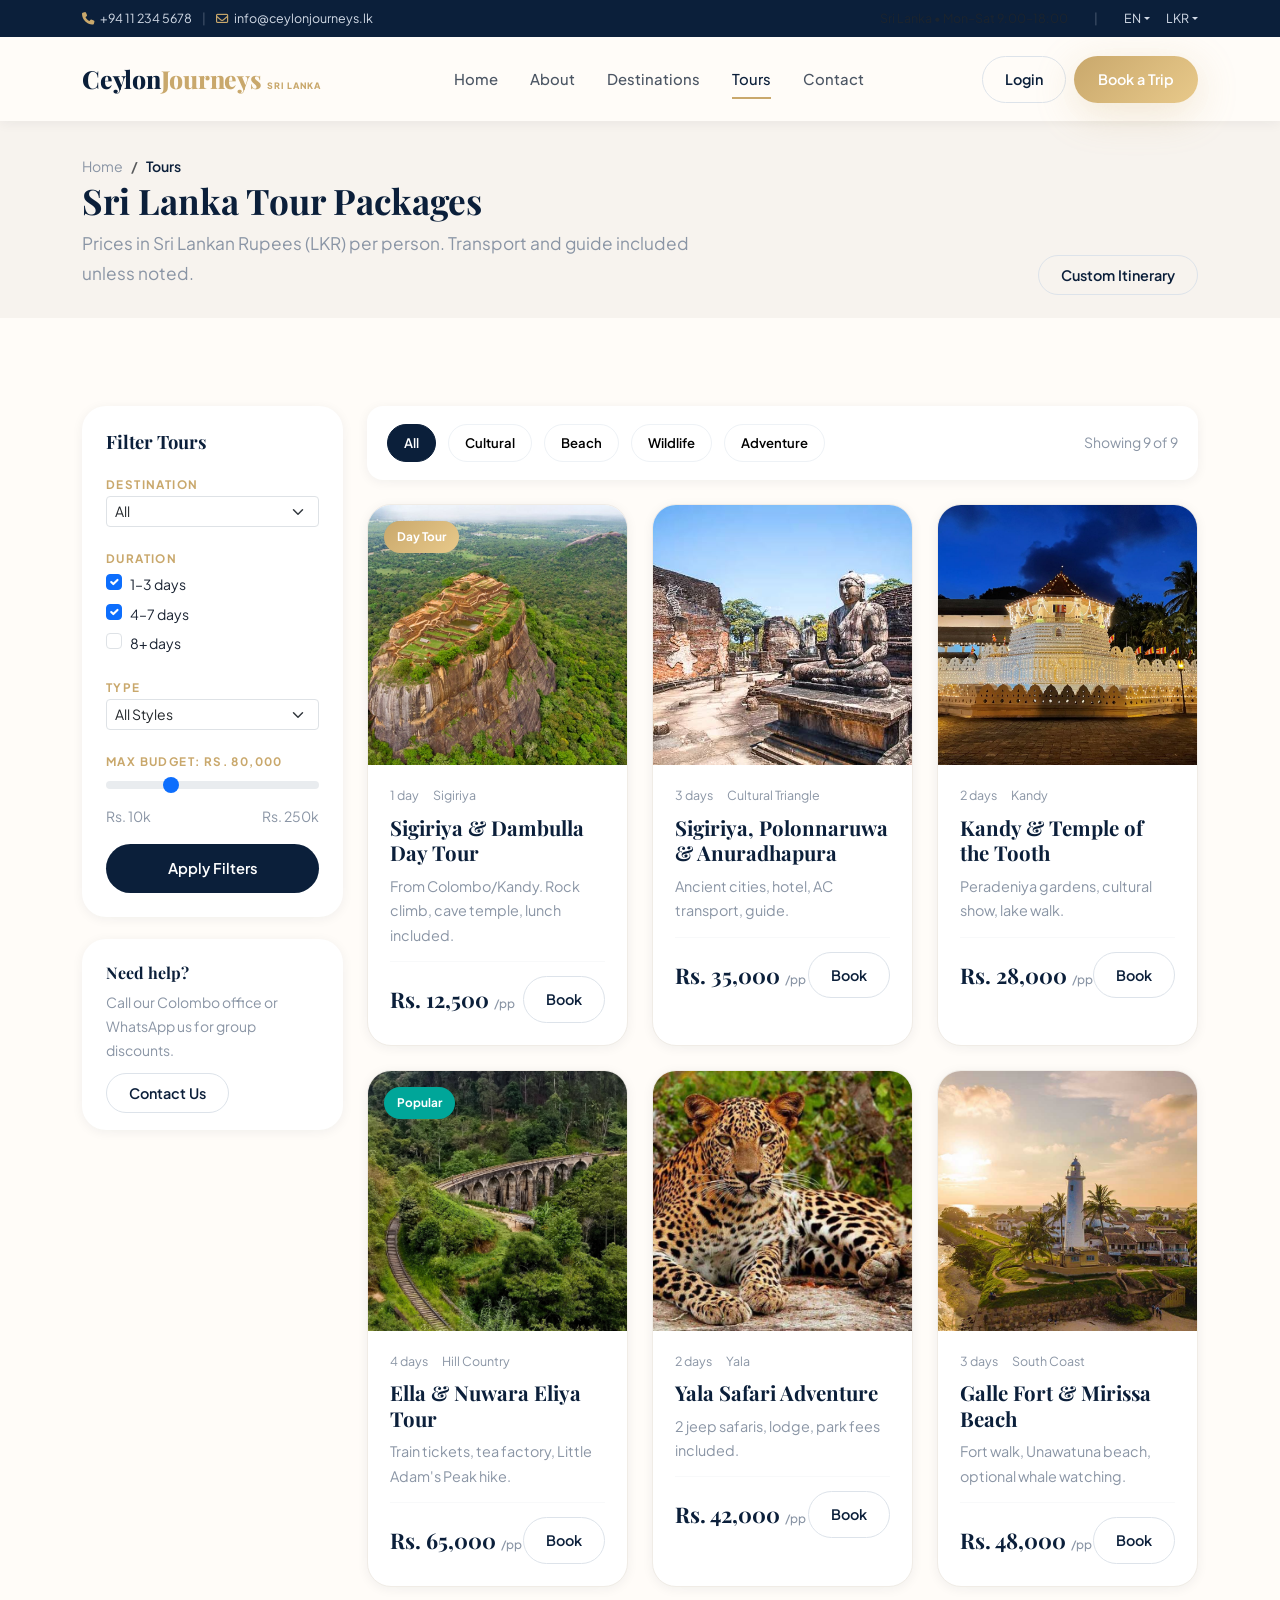
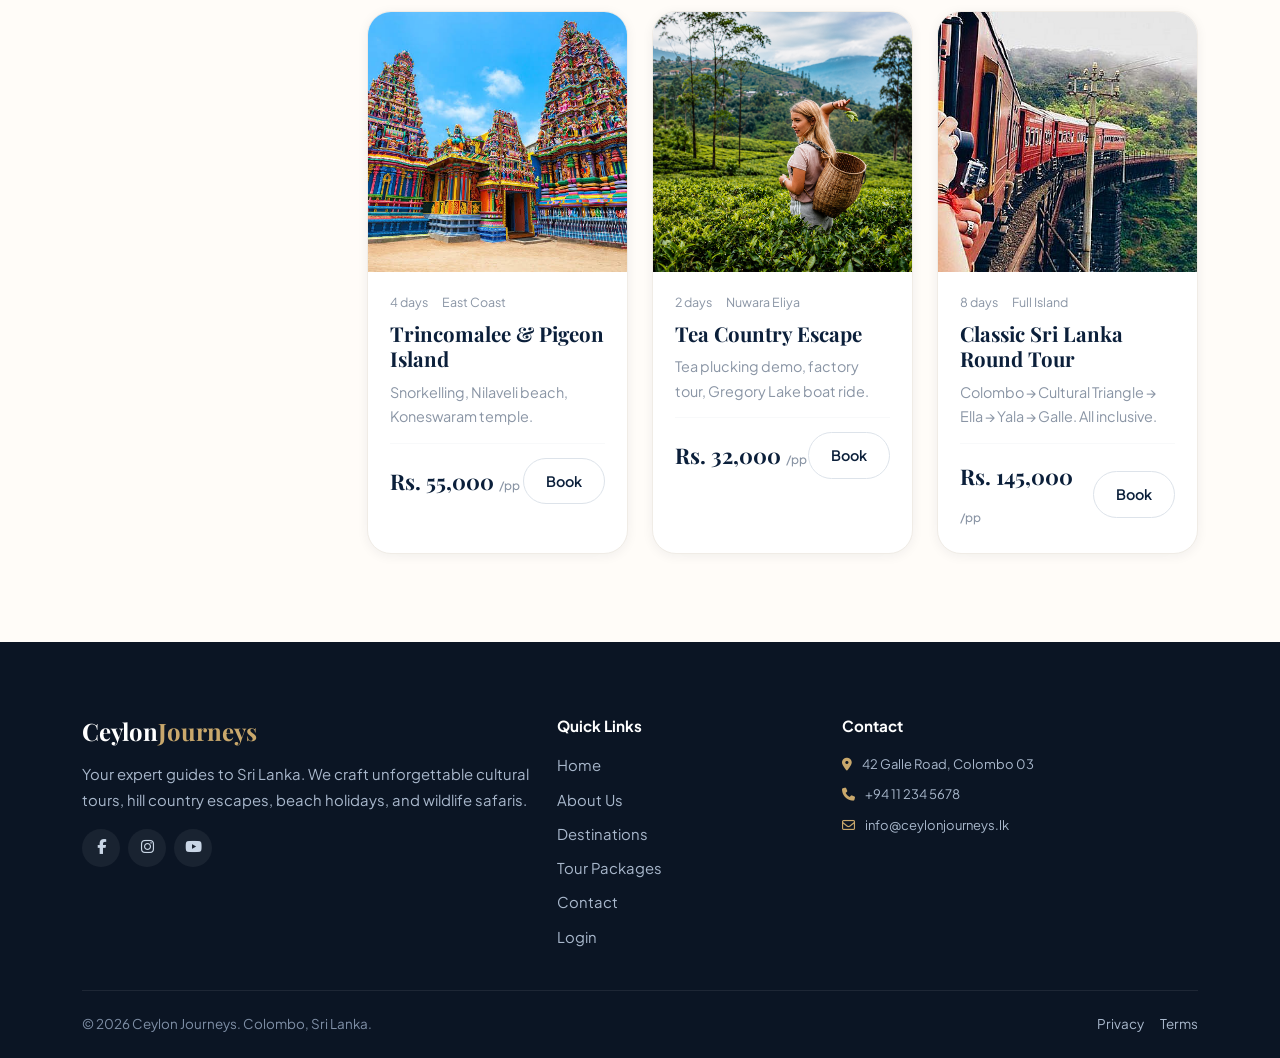
<file: tours.html>
<!DOCTYPE html>
<html lang="en">
<head>
  <meta charset="UTF-8">
  <meta name="viewport" content="width=device-width, initial-scale=1.0">
  <title>Tour Packages – Ceylon Journeys Sri Lanka</title>
  <link href="https://cdn.jsdelivr.net/npm/bootstrap@5.3.3/dist/css/bootstrap.min.css" rel="stylesheet">
  <link href="https://cdnjs.cloudflare.com/ajax/libs/font-awesome/6.5.0/css/all.min.css" rel="stylesheet">
  <link href="https://unpkg.com/aos@2.3.4/dist/aos.css" rel="stylesheet">
  <link href="assets/css/style.css" rel="stylesheet">
</head>
<body>
<div id="preloader"><div class="loader-ring"></div></div>
<div id="site-header"></div>

<section class="breadcrumb-luxe">
  <div class="container d-flex flex-column flex-lg-row justify-content-between align-items-lg-end">
    <div>
      <nav aria-label="breadcrumb">
        <ol class="breadcrumb">
          <li class="breadcrumb-item"><a href="index.html">Home</a></li>
          <li class="breadcrumb-item active">Tours</li>
        </ol>
      </nav>
      <h1>Sri Lanka Tour Packages</h1>
      <p class="lead-soft mb-0">Prices in Sri Lankan Rupees (LKR) per person. Transport and guide included unless noted.</p>
    </div>
    <div class="mt-3"><a href="contact.html" class="btn-outline-luxe">Custom Itinerary</a></div>
  </div>
</section>

<section class="section">
  <div class="container">
    <div class="row g-4">
      <div class="col-lg-3">
        <div class="sidebar-box">
          <h5>Filter Tours</h5>
          <div class="mb-3">
            <label class="smallcaps" for="filterDestination">Destination</label>
            <select id="filterDestination" class="form-select form-select-sm">
              <option>All</option>
              <option>Sigiriya</option>
              <option>Kandy</option>
              <option>Ella</option>
              <option>Yala</option>
              <option>Galle</option>
              <option>Nuwara Eliya</option>
              <option>Trincomalee</option>
            </select>
          </div>
          <div class="mb-3">
            <label class="smallcaps">Duration</label>
            <div class="form-check"><input class="form-check-input" type="checkbox" checked id="d1"><label class="form-check-label small" for="d1">1–3 days</label></div>
            <div class="form-check"><input class="form-check-input" type="checkbox" checked id="d2"><label class="form-check-label small" for="d2">4–7 days</label></div>
            <div class="form-check"><input class="form-check-input" type="checkbox" id="d3"><label class="form-check-label small" for="d3">8+ days</label></div>
          </div>
          <div class="mb-3">
            <label class="smallcaps" for="filterStyle">Type</label>
            <select id="filterStyle" class="form-select form-select-sm">
              <option>All Styles</option>
              <option>Cultural</option>
              <option>Adventure</option>
              <option>Beach</option>
              <option>Wildlife</option>
            </select>
          </div>
          <div class="mb-3">
            <label class="smallcaps">Max budget: <span id="budgetValue" class="text-gold">Rs. 80,000</span></label>
            <input type="range" id="filterBudget" class="form-range" min="10000" max="250000" step="5000" value="80000">
            <div class="d-flex justify-content-between small muted"><span>Rs. 10k</span><span>Rs. 250k</span></div>
          </div>
          <button type="button" id="btnApplyFilters" class="btn-dark-luxe w-100 btn-sm">Apply Filters</button>
        </div>
        <div class="sidebar-box">
          <h6>Need help?</h6>
          <p class="small muted">Call our Colombo office or WhatsApp us for group discounts.</p>
          <a href="contact.html" class="btn-outline-luxe w-100 btn-sm">Contact Us</a>
        </div>
      </div>

      <div class="col-lg-9">
        <div class="filter-bar filter-group mb-4">
          <button type="button" class="filter-pill active" data-filter="all">All</button>
          <button type="button" class="filter-pill" data-filter="cultural">Cultural</button>
          <button type="button" class="filter-pill" data-filter="beach">Beach</button>
          <button type="button" class="filter-pill" data-filter="wildlife">Wildlife</button>
          <button type="button" class="filter-pill" data-filter="adventure">Adventure</button>
          <div class="ms-auto small muted" id="filterCount">Showing 9 of 9</div>
        </div>

        <div class="row g-4" data-filter-grid>
          <div class="col-md-6 col-xl-4" data-cat="cultural" data-destination="Sigiriya" data-duration="1" data-price="12500">
            <div class="luxe-card">
              <div class="card-img-wrap"><img src="assets/images/sigiriya.jpg" alt="Sigiriya day tour"><span class="card-badge gold">Day Tour</span></div>
              <div class="card-body-luxe">
                <div class="card-meta"><span>1 day</span><span>Sigiriya</span></div>
                <h6 class="card-title-luxe">Sigiriya & Dambulla Day Tour</h6>
                <p class="card-desc small">From Colombo/Kandy. Rock climb, cave temple, lunch included.</p>
                <div class="card-footer-luxe"><div class="price" data-price-lkr="12500">Rs. 12,500 <small>/pp</small></div><a href="contact.html" class="btn-outline-luxe btn-sm">Book</a></div>
              </div>
            </div>
          </div>

          <div class="col-md-6 col-xl-4" data-cat="cultural" data-destination="Sigiriya" data-duration="3" data-price="35000">
            <div class="luxe-card">
              <div class="card-img-wrap"><img src="assets/images/polonnaruwa.jpg" alt="Polonnaruwa ancient city"></div>
              <div class="card-body-luxe">
                <div class="card-meta"><span>3 days</span><span>Cultural Triangle</span></div>
                <h6 class="card-title-luxe">Sigiriya, Polonnaruwa & Anuradhapura</h6>
                <p class="card-desc small">Ancient cities, hotel, AC transport, guide.</p>
                <div class="card-footer-luxe"><div class="price" data-price-lkr="35000">Rs. 35,000 <small>/pp</small></div><a href="contact.html" class="btn-outline-luxe btn-sm">Book</a></div>
              </div>
            </div>
          </div>

          <div class="col-md-6 col-xl-4" data-cat="cultural" data-destination="Kandy" data-duration="2" data-price="28000">
            <div class="luxe-card">
              <div class="card-img-wrap"><img src="assets/images/templeot.jpg" alt="Kandy Temple of the Tooth"></div>
              <div class="card-body-luxe">
                <div class="card-meta"><span>2 days</span><span>Kandy</span></div>
                <h6 class="card-title-luxe">Kandy & Temple of the Tooth</h6>
                <p class="card-desc small">Peradeniya gardens, cultural show, lake walk.</p>
                <div class="card-footer-luxe"><div class="price" data-price-lkr="28000">Rs. 28,000 <small>/pp</small></div><a href="contact.html" class="btn-outline-luxe btn-sm">Book</a></div>
              </div>
            </div>
          </div>

          <div class="col-md-6 col-xl-4" data-cat="adventure" data-destination="Ella" data-duration="4" data-price="65000">
            <div class="luxe-card">
              <div class="card-img-wrap"><img src="assets/images/nine_arch.jpg" alt="Nine Arch Bridge Ella"><span class="card-badge teal">Popular</span></div>
              <div class="card-body-luxe">
                <div class="card-meta"><span>4 days</span><span>Hill Country</span></div>
                <h6 class="card-title-luxe">Ella & Nuwara Eliya Tour</h6>
                <p class="card-desc small">Train tickets, tea factory, Little Adam's Peak hike.</p>
                <div class="card-footer-luxe"><div class="price" data-price-lkr="65000">Rs. 65,000 <small>/pp</small></div><a href="contact.html" class="btn-outline-luxe btn-sm">Book</a></div>
              </div>
            </div>
          </div>

          <div class="col-md-6 col-xl-4" data-cat="wildlife" data-destination="Yala" data-duration="2" data-price="42000">
            <div class="luxe-card">
              <div class="card-img-wrap"><img src="assets/images/leo.jpg" alt="Yala elephants safari"></div>
              <div class="card-body-luxe">
                <div class="card-meta"><span>2 days</span><span>Yala</span></div>
                <h6 class="card-title-luxe">Yala Safari Adventure</h6>
                <p class="card-desc small">2 jeep safaris, lodge, park fees included.</p>
                <div class="card-footer-luxe"><div class="price" data-price-lkr="42000">Rs. 42,000 <small>/pp</small></div><a href="contact.html" class="btn-outline-luxe btn-sm">Book</a></div>
              </div>
            </div>
          </div>

          <div class="col-md-6 col-xl-4" data-cat="beach" data-destination="Galle" data-duration="3" data-price="48000">
            <div class="luxe-card">
              <div class="card-img-wrap"><img src="assets/images/galle.jpg" alt="Galle Fort Sri Lanka"></div>
              <div class="card-body-luxe">
                <div class="card-meta"><span>3 days</span><span>South Coast</span></div>
                <h6 class="card-title-luxe">Galle Fort & Mirissa Beach</h6>
                <p class="card-desc small">Fort walk, Unawatuna beach, optional whale watching.</p>
                <div class="card-footer-luxe"><div class="price" data-price-lkr="48000">Rs. 48,000 <small>/pp</small></div><a href="contact.html" class="btn-outline-luxe btn-sm">Book</a></div>
              </div>
            </div>
          </div>

          <div class="col-md-6 col-xl-4" data-cat="beach" data-destination="Trincomalee" data-duration="4" data-price="55000">
            <div class="luxe-card">
              <div class="card-img-wrap"><img src="assets/images/trinc.jpg" alt="Trincomalee"></div>
              <div class="card-body-luxe">
                <div class="card-meta"><span>4 days</span><span>East Coast</span></div>
                <h6 class="card-title-luxe">Trincomalee & Pigeon Island</h6>
                <p class="card-desc small">Snorkelling, Nilaveli beach, Koneswaram temple.</p>
                <div class="card-footer-luxe"><div class="price" data-price-lkr="55000">Rs. 55,000 <small>/pp</small></div><a href="contact.html" class="btn-outline-luxe btn-sm">Book</a></div>
              </div>
            </div>
          </div>

          <div class="col-md-6 col-xl-4" data-cat="adventure" data-destination="Nuwara Eliya" data-duration="2" data-price="32000">
            <div class="luxe-card">
              <div class="card-img-wrap"><img src="assets/images/tea.jpg" alt="Nuwara Eliya"></div>
              <div class="card-body-luxe">
                <div class="card-meta"><span>2 days</span><span>Nuwara Eliya</span></div>
                <h6 class="card-title-luxe">Tea Country Escape</h6>
                <p class="card-desc small">Tea plucking demo, factory tour, Gregory Lake boat ride.</p>
                <div class="card-footer-luxe"><div class="price" data-price-lkr="32000">Rs. 32,000 <small>/pp</small></div><a href="contact.html" class="btn-outline-luxe btn-sm">Book</a></div>
              </div>
            </div>
          </div>

          <div class="col-md-6 col-xl-4" data-cat="cultural adventure" data-destination="Kandy" data-duration="8" data-price="145000">
            <div class="luxe-card">
              <div class="card-img-wrap"><img src="assets/images/full_island.jpg" alt="Full island tour"></div>
              <div class="card-body-luxe">
                <div class="card-meta"><span>8 days</span><span>Full Island</span></div>
                <h6 class="card-title-luxe">Classic Sri Lanka Round Tour</h6>
                <p class="card-desc small">Colombo → Cultural Triangle → Ella → Yala → Galle. All inclusive.</p>
                <div class="card-footer-luxe"><div class="price" data-price-lkr="145000">Rs. 145,000 <small>/pp</small></div><a href="contact.html" class="btn-outline-luxe btn-sm">Book</a></div>
              </div>
            </div>
          </div>
        </div>
      </div>
    </div>
  </div>
</section>

<div id="site-footer"></div>
<script src="https://cdn.jsdelivr.net/npm/bootstrap@5.3.3/dist/js/bootstrap.bundle.min.js"></script>
<script src="https://unpkg.com/aos@2.3.4/dist/aos.js"></script>
<script src="assets/js/i18n.js"></script>
<script src="assets/js/auth.js"></script>
<script src="assets/js/app.js"></script>
</body>
</html>
</file>
<file: assets/css/style.css>
/* Ceylon Journeys - Travel Agency Website */

@import url('https://fonts.googleapis.com/css2?family=Playfair+Display:wght@400;500;600;700;800&family=Plus+Jakarta+Sans:wght@300;400;500;600;700&display=swap');

:root {
  /* Luxury Color Palette */
  --primary: #0B1F3A;
  --primary-light: #132F55;
  --secondary: #C9A86C;
  --secondary-dark: #B39158;
  --accent: #00A699;
  --accent-light: #00C2B2;
  --sand: #F7F3EE;
  --cream: #FFFCF8;
  --white: #ffffff;
  --dark: #0a1320;
  --gray-100: #f8f9fa;
  --gray-200: #eef2f6;
  --gray-300: #dde3ea;
  --gray-500: #8a95a5;
  --gray-700: #4b5563;
  --gray-900: #1a2332;
  --success: #10b981;
  --warning: #f59e0b;
  --danger: #ef4444;

  /* Gradients */
  --gradient-gold: linear-gradient(135deg, #C9A86C 0%, #E8C98A 100%);
  --gradient-ocean: linear-gradient(135deg, #0B1F3A 0%, #1a3a63 50%, #00A699 100%);
  --gradient-sunset: linear-gradient(135deg, #ff7e5f 0%, #feb47b 100%);
  --gradient-glass: linear-gradient(135deg, rgba(255,255,255,0.22), rgba(255,255,255,0.08));
  --gradient-dark: linear-gradient(180deg, rgba(11,31,58,0.05) 0%, rgba(11,31,58,0.85) 100%);

  /* Shadows */
  --shadow-sm: 0 2px 12px rgba(11,31,58,0.06);
  --shadow-md: 0 8px 30px rgba(11,31,58,0.10);
  --shadow-lg: 0 18px 50px rgba(11,31,58,0.14);
  --shadow-xl: 0 28px 70px rgba(11,31,58,0.18);
  --shadow-gold: 0 10px 40px rgba(201,168,108,0.28);

  /* Radius */
  --radius-sm: 10px;
  --radius-md: 16px;
  --radius-lg: 24px;
  --radius-xl: 32px;
  --radius-pill: 100px;

  /* Transitions */
  --trs: all .35s cubic-bezier(.4,0,.2,1);
  --trs-slow: all .6s cubic-bezier(.4,0,.2,1);
}

* {
  margin: 0;
  padding: 0;
  box-sizing: border-box;
}

html {
  scroll-behavior: smooth;
}

body {
  font-family: 'Plus Jakarta Sans', sans-serif;
  color: var(--gray-900);
  background: var(--cream);
  line-height: 1.7;
  font-size: 16px;
  overflow-x: hidden;
  -webkit-font-smoothing: antialiased;
}

h1,h2,h3,h4,h5,h6 {
  font-family: 'Playfair Display', serif;
  font-weight: 700;
  color: var(--primary);
  line-height: 1.25;
}

.display-title {
  font-family: 'Playfair Display', serif;
  font-size: clamp(2.4rem, 5vw, 4.5rem);
  font-weight: 800;
  line-height: 1.08;
  letter-spacing: -0.02em;
}

.section-title {
  font-size: clamp(1.9rem, 3.2vw, 2.8rem);
  margin-bottom: .5rem;
}

.section-subtitle {
  color: var(--secondary);
  font-weight: 600;
  letter-spacing: .14em;
  text-transform: uppercase;
  font-size: .72rem;
}

.lead-soft {
  color: var(--gray-500);
  font-size: 1.08rem;
  max-width: 640px;
}

a { text-decoration: none; color: inherit; transition: var(--trs); }
img { max-width: 100%; display: block; }

/* ================= PRELOADER ================= */
#preloader {
  position: fixed; inset: 0;
  background: var(--cream);
  z-index: 9999;
  display: flex; align-items: center; justify-content: center;
  transition: opacity .6s ease, visibility .6s ease;
}
#preloader.hide { opacity: 0; visibility: hidden; }
.loader-ring {
  width: 54px; height: 54px;
  border: 3px solid var(--gray-200);
  border-top-color: var(--secondary);
  border-radius: 50%;
  animation: spin 1s linear infinite;
}
@keyframes spin { to { transform: rotate(360deg); } }

/* ================= TOPBAR ================= */
.topbar {
  background: var(--primary);
  color: #d3dbe7;
  font-size: .78rem;
  padding: 8px 0;
  position: relative;
  z-index: 1031;
}

.topbar .container {
  display: flex;
  justify-content: space-between;
  align-items: center;
}

.topbar-item-wrapper {
  display: flex;
  align-items: center;
  gap: 12px;
}

.topbar a { color: #d3dbe7; }
.topbar a:hover { color: var(--secondary); }
.topbar .divider { opacity: .3; margin: 0 10px; }

/* ================= NAVBAR ================= */
.navbar-luxe {
  background: rgba(255,252,248,0.92);
  backdrop-filter: blur(18px);
  -webkit-backdrop-filter: blur(18px);
  box-shadow: var(--shadow-sm);
  padding: 16px 0;
  transition: var(--trs);
  position: sticky;
  top: 0;
  z-index: 1030;
}
.navbar-luxe.scrolled {
  padding: 10px 0;
  background: rgba(255,252,248,0.98);
  box-shadow: var(--shadow-md);
}
.navbar-brand {
  font-family: 'Playfair Display', serif;
  font-weight: 800;
  font-size: 1.55rem;
  color: var(--primary) !important;
  letter-spacing: -0.01em;
}
.navbar-brand span { color: var(--secondary); }
.navbar-nav .nav-link {
  color: var(--gray-700) !important;
  font-weight: 500;
  font-size: .93rem;
  padding: .55rem 1rem !important;
  position: relative;
}
.navbar-nav .nav-link:hover,
.navbar-nav .nav-link.active {
  color: var(--primary) !important;
}
.navbar-nav .nav-link::after {
  content: '';
  position: absolute; bottom: 2px; left: 1rem; right: 1rem;
  height: 2px; background: var(--secondary);
  transform: scaleX(0); transition: var(--trs);
  transform-origin: left;
}
.navbar-nav .nav-link:hover::after,
.navbar-nav .nav-link.active::after { transform: scaleX(1); }

/* Mega menu */
.mega-menu {
  position: static !important;
}
.mega-dropdown {
  left: 0; right: 0;
  width: 100%;
  padding: 36px 0 28px;
  border: none;
  border-radius: 0 0 var(--radius-lg) var(--radius-lg);
  box-shadow: var(--shadow-xl);
  background: rgba(255,255,255,0.98);
  backdrop-filter: blur(20px);
  margin-top: 16px !important;
}
.mega-col h6 {
  font-family: 'Plus Jakarta Sans', sans-serif;
  font-weight: 700;
  font-size: .78rem;
  text-transform: uppercase;
  letter-spacing: .1em;
  color: var(--secondary);
  margin-bottom: 14px;
}
.mega-col a {
  display: block;
  padding: 7px 0;
  color: var(--gray-700);
  font-size: .90rem;
}
.mega-col a:hover { color: var(--primary); padding-left: 4px; }
.mega-feature {
  border-radius: var(--radius-md);
  overflow: hidden;
  position: relative;
  min-height: 210px;
  background: linear-gradient(140deg,#0b1f3a,#1a4b5a);
  color: #fff;
  padding: 24px;
  display: flex; flex-direction: column; justify-content: end;
}
.mega-feature small { color: var(--secondary); font-weight: 600; letter-spacing: .08em; text-transform: uppercase; }

/* Nav actions */
.nav-actions { display: flex; align-items: center; gap: 10px; }
.icon-btn {
  width: 40px; height: 40px; border-radius: 50%;
  display: flex; align-items: center; justify-content: center;
  background: var(--gray-100);
  color: var(--gray-700);
  border: none; transition: var(--trs);
}
.icon-btn:hover { background: var(--primary); color: #fff; }
.btn-luxe {
  background: var(--gradient-gold);
  color: #fff;
  border: none;
  padding: 11px 24px;
  border-radius: var(--radius-pill);
  font-weight: 600;
  font-size: .9rem;
  box-shadow: var(--shadow-gold);
  transition: var(--trs);
  position: relative;
  overflow: hidden;
}
.btn-luxe:hover { transform: translateY(-2px); box-shadow: 0 14px 36px rgba(201,168,108,.36); color: #fff; }
.btn-outline-luxe {
  border: 1.5px solid var(--gray-300);
  background: transparent;
  color: var(--primary);
  padding: 10px 22px;
  border-radius: var(--radius-pill);
  font-weight: 600;
  font-size: .9rem;
  transition: var(--trs);
}
.btn-outline-luxe:hover { border-color: var(--primary); background: var(--primary); color: #fff; }
.btn-dark-luxe {
  background: var(--primary);
  color: #fff; padding: 12px 26px;
  border-radius: var(--radius-pill);
  font-weight: 600; font-size: .92rem; border: none;
}
.btn-dark-luxe:hover { background: var(--primary-light); color: #fff; transform: translateY(-1px); }

/* ================= HERO ================= */
.hero-wrap {
  position: relative;
  min-height: 88vh;
  overflow: hidden;
  background: #0b1f3a;
}
.hero-slide {
  min-height: 88vh;
  position: relative;
  display: flex; align-items: center;
  color: #fff;
  background-size: cover;
  background-position: center;
}
.hero-slide::before {
  content: '';
  position: absolute; inset: 0;
  background: linear-gradient(90deg, rgba(11,31,58,.78) 0%, rgba(11,31,58,.38) 55%, rgba(11,31,58,.12) 100%),
              linear-gradient(180deg, rgba(11,31,58,.15) 0%, rgba(11,31,58,.55) 100%);
}
.hero-content { position: relative; z-index: 2; max-width: 720px; padding: 120px 0 150px; }
.hero-eyebrow {
  color: var(--secondary);
  text-transform: uppercase;
  letter-spacing: .18em;
  font-size: .72rem;
  font-weight: 700;
  margin-bottom: 16px;
}
.hero-content h1 { color: #fff; font-size: clamp(2.4rem, 5vw, 4.2rem); margin-bottom: 18px; }
.hero-content p { color: #dbe5f2; font-size: 1.12rem; max-width: 540px; margin-bottom: 30px; }
.hero-metrics { display: flex; gap: 34px; margin-top: 28px; flex-wrap: wrap; }
.hero-metric strong { display: block; font-family: 'Playfair Display', serif; font-size: 1.7rem; color: #fff; }
.hero-metric span { font-size: .78rem; color: #b9c7d9; text-transform: uppercase; letter-spacing: .08em; }

/* swiper controls */
.hero-swiper .swiper-pagination-bullet { background: rgba(255,255,255,.55); opacity: 1; width: 8px; height: 8px; }
.hero-swiper .swiper-pagination-bullet-active { background: var(--secondary); width: 28px; border-radius: 6px; }

.hero-prev, .hero-next {
  position: absolute;
  top: 50%;
  transform: translateY(-50%);
  z-index: 10;
  width: 48px; height: 48px; border-radius: 50%;
  background: rgba(255,255,255,.14);
  backdrop-filter: blur(10px);
  border: 1px solid rgba(255,255,255,.25);
  color: #fff;
  transition: var(--trs);
}

.hero-prev:hover, .hero-next:hover { background: var(--secondary); border-color: var(--secondary); }

.hero-prev { left: 24px; }
.hero-next { right: 24px; }

/* Search Glass Box */
.search-glass {
  position: relative; z-index: 20;
  margin-top: -82px;
}
.glass-card {
  background: rgba(255,255,255,0.82);
  backdrop-filter: blur(22px);
  -webkit-backdrop-filter: blur(22px);
  border: 1px solid rgba(255,255,255,0.55);
  border-radius: var(--radius-lg);
  box-shadow: var(--shadow-xl);
  padding: 28px;
}
.search-tabs { display: flex; gap: 22px; border-bottom: 1px solid var(--gray-200); margin-bottom: 20px; flex-wrap: wrap; }
.search-tab {
  padding: 0 0 14px;
  background: none; border: none;
  font-weight: 600; color: var(--gray-500);
  font-size: .92rem; position: relative;
}
.search-tab.active { color: var(--primary); }
.search-tab.active::after {
  content:''; position: absolute; left: 0; right:0; bottom: -1px; height: 2px; background: var(--secondary);
}
.form-luxe label { font-size: .73rem; text-transform: uppercase; letter-spacing: .08em; font-weight: 700; color: var(--gray-500); margin-bottom: 6px; }
.form-luxe .form-control, .form-luxe .form-select {
  border: 1.5px solid var(--gray-200);
  border-radius: var(--radius-sm);
  padding: 13px 15px;
  background: #fff;
  font-weight: 500;
  font-size: .94rem;
}
.form-luxe .form-control:focus, .form-luxe .form-select:focus {
  border-color: var(--secondary);
  box-shadow: 0 0 0 4px rgba(201,168,108,.16);
}

/* ================= CARDS ================= */
.luxe-card {
  background: #fff;
  border-radius: var(--radius-lg);
  overflow: hidden;
  box-shadow: var(--shadow-sm);
  transition: var(--trs);
  height: 100%;
  border: 1px solid #f0ece6;
}
.luxe-card:hover {
  transform: translateY(-8px);
  box-shadow: var(--shadow-lg);
}
.card-img-wrap { position: relative; overflow: hidden; }
.card-img-wrap img { width: 100%; height: 260px; object-fit: cover; transition: transform .7s ease; }
.luxe-card:hover .card-img-wrap img { transform: scale(1.065); }
.img-overlay {
  position: absolute; inset: 0;
  background: linear-gradient(180deg, rgba(0,0,0,0) 38%, rgba(11,31,58,.82) 100%);
}
.card-badge {
  position: absolute; top: 16px; left: 16px;
  background: rgba(255,255,255,0.94);
  backdrop-filter: blur(8px);
  padding: 6px 13px;
  border-radius: var(--radius-pill);
  font-size: .74rem;
  font-weight: 700;
  color: var(--primary);
}
.card-badge.gold { background: var(--gradient-gold); color: #fff; }
.card-badge.teal { background: var(--accent); color: #fff; }
.card-save {
  position: absolute; top: 16px; right: 16px;
  width: 38px; height: 38px;
  background: rgba(255,255,255,.92);
  border-radius: 50%;
  display: flex; align-items: center; justify-content: center;
  color: var(--gray-700);
  cursor: pointer;
  transition: var(--trs);
}
.card-save:hover, .card-save.saved { background: #fff0f0; color: var(--danger); }
.card-body-luxe { padding: 20px 22px 22px; }
.card-meta { font-size: .78rem; color: var(--gray-500); display: flex; gap: 14px; align-items: center; margin-bottom: 8px; }
.card-title-luxe {
  font-family: 'Playfair Display', serif;
  font-size: 1.28rem;
  margin-bottom: 8px;
}
.card-desc { color: var(--gray-500); font-size: .90rem; margin-bottom: 14px; }
.card-footer-luxe {
  display: flex; justify-content: space-between; align-items: center;
  border-top: 1px solid var(--gray-100);
  padding-top: 14px; margin-top: 6px;
}
.price { font-family: 'Playfair Display', serif; font-size: 1.35rem; font-weight: 700; color: var(--primary); }
.price small { font-family: 'Plus Jakarta Sans', sans-serif; font-size: .75rem; color: var(--gray-500); font-weight: 500; }
.rating { font-size: .82rem; color: var(--gray-700); font-weight: 600; }
.rating i { color: #f8b700; }

/* Destination card */
.dest-card { border-radius: var(--radius-lg); overflow: hidden; position: relative; height: 380px; }
.dest-card img { width: 100%; height: 100%; object-fit: cover; transition: transform .8s ease; }
.dest-card:hover img { transform: scale(1.08); }
.dest-card::after {
  content:''; position: absolute; inset: 0;
  background: linear-gradient(180deg, rgba(0,0,0,.04) 30%, rgba(11,31,58,.88) 100%);
}
.dest-info { position: absolute; bottom: 0; left: 0; right: 0; padding: 24px; z-index: 2; color: #fff; }
.dest-info h4 { color: #fff; font-size: 1.45rem; margin-bottom: 4px; }
.dest-info p { color: #cdd7e5; margin: 0; font-size: .88rem; }

/* small tour mini */
.tour-mini { display: flex; gap: 14px; align-items: center; padding: 14px; background: #fff; border-radius: var(--radius-md); box-shadow: var(--shadow-sm); margin-bottom: 12px; }
.tour-mini img { width: 84px; height: 74px; object-fit: cover; border-radius: 10px; flex-shrink: 0; }
.tour-mini h6 { font-family: 'Plus Jakarta Sans', sans-serif; font-weight: 700; font-size: .95rem; margin-bottom: 2px; }
.tour-mini small { color: var(--gray-500); }

/* Offer Card */
.offer-card {
  border-radius: var(--radius-lg);
  overflow: hidden;
  position: relative;
  min-height: 300px;
  color: #fff;
  display: flex; align-items: end;
  padding: 28px;
  background-size: cover;
  background-position: center;
}
.offer-card::before { content:''; position: absolute; inset:0; background: linear-gradient(180deg, rgba(0,0,0,.1), rgba(11,31,58,.78)); }
.offer-card > div { position: relative; z-index: 2; }
.offer-tag { background: var(--gradient-gold); color: #fff; font-size: .70rem; font-weight: 800; letter-spacing: .1em; text-transform: uppercase; padding: 6px 12px; border-radius: var(--radius-pill); display: inline-block; margin-bottom: 12px; }

/* Category */
.category-tile {
  text-align: center; padding: 30px 18px;
  background: #fff; border-radius: var(--radius-lg);
  box-shadow: var(--shadow-sm); transition: var(--trs); height: 100%;
}
.category-tile:hover { transform: translateY(-6px); box-shadow: var(--shadow-md); }
.cat-icon {
  width: 66px; height: 66px; border-radius: 18px;
  background: var(--sand);
  display: flex; align-items: center; justify-content: center;
  margin: 0 auto 14px; font-size: 1.5rem; color: var(--secondary);
}

/* Stats */
.stat-box { text-align: center; }
.stat-number { font-family: 'Playfair Display', serif; font-size: 2.6rem; font-weight: 800; color: var(--primary); }
.stat-label { color: var(--gray-500); font-size: .85rem; text-transform: uppercase; letter-spacing: .08em; font-weight: 600; }

/* Why us */
.why-card {
  background: #fff;
  padding: 30px 26px;
  border-radius: var(--radius-lg);
  box-shadow: var(--shadow-sm);
  height: 100%;
  border: 1px solid #f3efe8;
}
.why-icon { font-size: 1.65rem; color: var(--secondary); margin-bottom: 14px; }

/* Testimonial */
.testimonial-card {
  background: #fff; border-radius: var(--radius-lg);
  padding: 34px 30px; box-shadow: var(--shadow-sm); height: 100%;
}
.stars { color: #f8b700; margin-bottom: 14px; }
.testi-foot { display: flex; align-items: center; gap: 14px; margin-top: 20px; }
.testi-avatar { width: 52px; height: 52px; border-radius: 50%; object-fit: cover; }

/* Blog */
.blog-card .card-img-wrap img { height: 210px; }

/* Instagram */
.insta-grid { display: grid; grid-template-columns: repeat(6,1fr); gap: 8px; }
.insta-item { position: relative; border-radius: 14px; overflow: hidden; aspect-ratio: 1; }
.insta-item img { width: 100%; height: 100%; object-fit: cover; transition: var(--trs); }
.insta-item:hover img { transform: scale(1.08); }
.insta-item::after { content:'\f16d'; font-family: "Font Awesome 6 Brands"; position: absolute; inset:0; display:flex; align-items:center; justify-content:center; color:#fff; font-size:1.4rem; background:rgba(11,31,58,.35); opacity:0; transition: var(--trs); }
.insta-item:hover::after { opacity:1; }

/* Partners */
.partners { filter: grayscale(1); opacity: .55; transition: var(--trs); }
.partners:hover { filter: grayscale(0); opacity: 1; }

/* Newsletter */
.newsletter-band {
  background: var(--gradient-ocean);
  color: #fff;
  border-radius: var(--radius-xl);
  padding: 54px 42px;
  position: relative;
  overflow: hidden;
}
.newsletter-band h3 { color: #fff; }
.newsletter-band p { color: #c7d6e8; }

/* Sections spacing */
.section { padding: 88px 0; }
.section-soft { background: var(--sand); }
.section-white { background: #fff; }

/* Breadcrumbs */
.breadcrumb-luxe {
  background: var(--sand);
  padding: 34px 0 30px;
}
.breadcrumb-luxe h1 { font-size: 2.2rem; margin-bottom: 6px; }
.breadcrumb { margin: 0; font-size: .88rem; }
.breadcrumb-item a { color: var(--gray-500); }
.breadcrumb-item.active { color: var(--primary); font-weight: 600; }

/* Filters */
.filter-bar {
  background: #fff; border-radius: var(--radius-md);
  padding: 18px 20px; box-shadow: var(--shadow-sm);
  margin-bottom: 26px;
  display: flex; gap: 12px; flex-wrap: wrap; align-items: center;
}
.filter-pill {
  border: 1.5px solid var(--gray-200);
  padding: 7px 16px;
  border-radius: var(--radius-pill);
  font-size: .82rem;
  font-weight: 600;
  background: #fff;
  cursor: pointer; transition: var(--trs);
}
.filter-pill.active, .filter-pill:hover { background: var(--primary); color: #fff; border-color: var(--primary); }

/* Sidebar */
.sidebar-box {
  background: #fff; border-radius: var(--radius-lg);
  padding: 24px; box-shadow: var(--shadow-sm); margin-bottom: 22px;
}
.sidebar-box h5 { font-size: 1.15rem; margin-bottom: 16px; }

/* Detail hero */
.detail-hero {
  height: 500px; position: relative; overflow: hidden; border-radius: 0 0 var(--radius-xl) var(--radius-xl);
  background-size: cover; background-position: center;
}
.detail-hero::after { content:''; position:absolute; inset:0; background: linear-gradient(180deg, rgba(11,31,58,.2), rgba(11,31,58,.7)); }
.detail-hero-inner { position: absolute; bottom: 42px; left: 0; right: 0; z-index: 2; color:#fff; }
.detail-hero-inner h1 { color:#fff; font-size: clamp(2rem,4vw,3rem); }

/* Timeline */
.timeline { position: relative; padding-left: 34px; }
.timeline::before { content:''; position:absolute; left:10px; top:4px; bottom:4px; width:2px; background: var(--gray-200); }
.tl-item { position: relative; margin-bottom: 26px; }
.tl-item::before { content:''; position:absolute; left:-28px; top:5px; width:12px; height:12px; background: var(--secondary); border-radius:50%; border:3px solid #fff; box-shadow:0 0 0 2px var(--secondary); }
.tl-item h6 { margin-bottom: 4px; font-family: 'Plus Jakarta Sans', sans-serif; font-weight: 700; }

/* Pricing card */
.price-card {
  background: #fff; border-radius: var(--radius-lg);
  border: 1.5px solid var(--gray-200); padding: 30px; text-align: center; transition: var(--trs); height: 100%;
}
.price-card.featured { border-color: var(--secondary); box-shadow: var(--shadow-gold); transform: scale(1.03); position: relative; }
.price-card:hover { box-shadow: var(--shadow-md); }

/* FAQ */
.accordion-luxe .accordion-item { border: 1px solid var(--gray-200); border-radius: var(--radius-md) !important; margin-bottom: 12px; overflow: hidden; }
.accordion-luxe .accordion-button { font-weight: 600; background: #fff; box-shadow: none; }
.accordion-luxe .accordion-button:not(.collapsed) { background: var(--sand); color: var(--primary); }

/* Gallery */
.gallery-item { border-radius: var(--radius-md); overflow: hidden; position: relative; }
.gallery-item img { width:100%; height: 260px; object-fit: cover; transition: .6s ease; }
.gallery-item:hover img { transform: scale(1.07); }

/* Team */
.team-card { text-align: center; background: #fff; border-radius: var(--radius-lg); padding: 26px 20px; box-shadow: var(--shadow-sm); }
.team-card img { width: 108px; height: 108px; border-radius: 50%; object-fit: cover; margin: 0 auto 14px; }

/* Auth */
.auth-wrap { min-height: 100vh; display: flex; align-items: center; background: var(--sand); padding: 40px 0; }
.auth-card { background: #fff; border-radius: var(--radius-xl); box-shadow: var(--shadow-lg); overflow: hidden; max-width: 980px; margin: 0 auto; width: 100%; }
.auth-visual { background: linear-gradient(155deg,#0b1f3a 0%, #15405a 60%, #00a699 100%); color:#fff; padding: 48px; min-height: 100%; display:flex; flex-direction: column; justify-content: center; }
.auth-visual h2 { color:#fff; }
.auth-form { padding: 44px; }

/* Booking steps */
.steps { display:flex; gap: 16px; flex-wrap: wrap; margin-bottom: 26px; }
.step { display: flex; align-items: center; gap: 10px; font-weight: 600; color: var(--gray-500); font-size: .88rem; }
.step .num { width: 34px; height: 34px; border-radius: 50%; background: var(--gray-200); display:flex; align-items:center; justify-content:center; font-size: .8rem; font-weight: 700; }
.step.active { color: var(--primary); }
.step.active .num { background: var(--secondary); color:#fff; }
.step.done .num { background: var(--success); color:#fff; }

/* Booking summary */
.summary-card { background: #fff; border-radius: var(--radius-lg); box-shadow: var(--shadow-md); padding: 26px; position: sticky; top: 110px; }
.summary-line { display:flex; justify-content: space-between; margin-bottom: 10px; font-size: .92rem; }
.summary-line.total { font-weight: 700; font-size: 1.1rem; border-top: 1px solid var(--gray-200); padding-top: 12px; margin-top: 8px; }

/* Map */
.map-embed { border: 0; width: 100%; height: 420px; border-radius: var(--radius-lg); }

/* Footer */
.footer-luxe {
  background: #0b1524;
  color: #a9b8cc;
  padding-top: 74px;
  font-size: .93rem;
}
.footer-luxe h6 {
  color: #fff;
  font-family: 'Plus Jakarta Sans', sans-serif;
  font-weight: 700;
  font-size: .95rem;
  margin-bottom: 18px;
}
.footer-luxe a { color: #a9b8cc; }
.footer-luxe a:hover { color: var(--secondary); }
.footer-luxe ul { list-style: none; padding: 0; }
.footer-luxe ul li { margin-bottom: 9px; }
.footer-bottom {
  border-top: 1px solid rgba(255,255,255,.08);
  margin-top: 48px; padding: 22px 0;
  color: #7f8fa6; font-size: .84rem;
}
.socials a {
  width: 38px; height: 38px; border-radius: 50%;
  background: rgba(255,255,255,.06);
  display: inline-flex; align-items: center; justify-content: center;
  margin-right: 8px; color: #c9d6e6;
}
.socials a:hover { background: var(--secondary); color: #fff; }

/* Back to top */
#backToTop {
  position: fixed; right: 22px; bottom: 22px;
  width: 46px; height: 46px; border-radius: 50%;
  background: var(--primary); color:#fff;
  border: none; display: flex; align-items: center; justify-content: center;
  box-shadow: var(--shadow-lg);
  opacity: 0; visibility: hidden; transform: translateY(10px);
  transition: var(--trs); z-index: 999;
}
#backToTop.show { opacity: 1; visibility: visible; transform: translateY(0); }

/* WhatsApp floating */
.whatsapp-float {
  position: fixed; left: 22px; bottom: 22px; z-index: 998;
  width: 54px; height: 54px; border-radius: 50%;
  background: #25d366; color:#fff; display:flex; align-items:center; justify-content:center;
  font-size: 1.45rem; box-shadow: var(--shadow-lg);
}

/* Utilities */
.text-gold { color: var(--secondary) !important; }
.text-teal { color: var(--accent) !important; }
.bg-sand { background: var(--sand) !important; }
.rounded-luxe { border-radius: var(--radius-lg) !important; }
.shadow-luxe { box-shadow: var(--shadow-md) !important; }
.badge-soft {
  background: var(--sand); color: var(--primary);
  padding: 5px 12px; border-radius: var(--radius-pill);
  font-size: .74rem; font-weight: 700;
}
.divider-soft { height:1px; background: var(--gray-200); margin: 18px 0; }
.muted { color: var(--gray-500); }
.smallcaps { text-transform: uppercase; letter-spacing: .12em; font-size: .73rem; font-weight: 700; color: var(--secondary); }

/* pagination */
.pagination-luxe .page-link { border-radius: 10px !important; margin: 0 4px; border: 1px solid var(--gray-200); color: var(--gray-700); }
.pagination-luxe .page-link:hover, .pagination-luxe .active .page-link { background: var(--primary); border-color: var(--primary); color:#fff; }

/* Alerts */
.alert-luxe { border-radius: var(--radius-md); border: none; padding: 16px 18px; }

/* Modals */
.modal-content { border-radius: var(--radius-lg); border: none; }

/* Responsive */
@media (max-width: 991px) {
  .mega-dropdown { position: relative !important; box-shadow: none; padding: 16px; }
  .hero-content { padding: 90px 0 120px; }
  .search-glass { margin-top: -40px; }
  .insta-grid { grid-template-columns: repeat(3,1fr); }
  .auth-visual { padding: 34px; }
}
@media (max-width: 576px) {
  .section { padding: 60px 0; }
  .glass-card { padding: 18px; }
  .hero-metrics { gap: 20px; }
  .newsletter-band { padding: 34px 22px; }
  .insta-grid { grid-template-columns: repeat(2,1fr); }
  .detail-hero { height: 380px; }
}

/* Animations helpers */
.hover-lift { transition: var(--trs); }
.hover-lift:hover { transform: translateY(-6px); }
.hover-zoom img { transition: transform .7s ease; }
.hover-zoom:hover img { transform: scale(1.06); }

/* ripple */
.ripple { position: relative; overflow: hidden; }
.ripple:after {
  content:''; display:block; position:absolute; width:100%; height:100%; top:0; left:0; pointer-events:none;
  background-image: radial-gradient(circle, #fff 10%, transparent 10.01%);
  background-repeat: no-repeat; background-position: 50%;
  transform: scale(10,10); opacity:0; transition: transform .5s, opacity 1s;
}
.ripple:active:after { transform: scale(0,0); opacity:.3; transition: 0s; }

/* Lightbox override small */
.lb-data .lb-caption { font-family: 'Plus Jakarta Sans', sans-serif; }

/* Fade-in Animation keyframes */
@keyframes fadeIn {
  from { opacity: 0; transform: translateY(10px); }
  to { opacity: 1; transform: translateY(0); }
}

/* Hover-to-expand dropdown menus on desktop */
@media (min-width: 992px) {
  .navbar-nav .nav-item.dropdown:hover .dropdown-menu,
  .navbar-nav .nav-item.mega-menu:hover .mega-dropdown {
    display: block;
    margin-top: 0 !important;
    opacity: 1;
    visibility: visible;
    transform: translateY(0);
    animation: fadeIn 0.25s ease-out;
  }
}

/* ================= PANEL (Dashboard / Admin) ================= */
.panel-page {
  background: var(--gray-100);
  overflow-x: hidden;
}

.panel-layout {
  display: flex;
  min-height: 100vh;
}

.panel-sidebar {
  width: 260px;
  background: var(--primary);
  color: #c9d6e6;
  padding: 24px 18px;
  position: fixed;
  top: 0;
  left: 0;
  bottom: 0;
  z-index: 1000;
  overflow-y: auto;
  transition: transform .3s ease;
}

.panel-brand {
  font-family: 'Playfair Display', serif;
  font-size: 1.35rem;
  color: #fff;
  margin-bottom: 28px;
  padding: 0 8px;
}

.panel-brand span { color: var(--secondary); }

.admin-tag {
  display: block;
  font-family: 'Plus Jakarta Sans', sans-serif;
  font-size: .65rem;
  letter-spacing: .1em;
  text-transform: uppercase;
  color: var(--secondary);
  margin-top: 2px;
}

.panel-user {
  display: flex;
  gap: 12px;
  align-items: center;
  padding: 14px;
  background: rgba(255,255,255,.06);
  border-radius: var(--radius-md);
  margin-bottom: 24px;
}

.panel-avatar {
  width: 42px;
  height: 42px;
  border-radius: 50%;
  background: var(--secondary);
  color: #fff;
  display: flex;
  align-items: center;
  justify-content: center;
}

.panel-avatar.admin { background: var(--accent); }

.panel-nav a {
  display: flex;
  align-items: center;
  gap: 10px;
  padding: 11px 14px;
  border-radius: var(--radius-sm);
  color: #c9d6e6;
  margin-bottom: 4px;
  font-size: .92rem;
}

.panel-nav a:hover,
.panel-nav a.active {
  background: rgba(255,255,255,.1);
  color: #fff;
}

.panel-nav a.active { border-left: 3px solid var(--secondary); }

.panel-main {
  flex: 1;
  margin-left: 260px;
  padding: 28px;
  width: calc(100% - 260px);
}

.panel-topbar {
  display: flex;
  align-items: center;
  gap: 16px;
  margin-bottom: 28px;
}

.panel-title {
  font-size: 1.6rem;
  margin-bottom: 4px;
}

.panel-toggle {
  border: none;
  background: #fff;
  width: 42px;
  height: 42px;
  border-radius: var(--radius-sm);
  box-shadow: var(--shadow-sm);
}

.panel-card {
  background: #fff;
  border-radius: var(--radius-lg);
  padding: 24px;
  box-shadow: var(--shadow-sm);
  margin-bottom: 20px;
}

.panel-card h5 {
  font-size: 1.15rem;
  margin-bottom: 16px;
}

.panel-stat {
  background: #fff;
  border-radius: var(--radius-md);
  padding: 18px;
  display: flex;
  align-items: center;
  gap: 14px;
  box-shadow: var(--shadow-sm);
  height: 100%;
}

.panel-stat-icon {
  width: 48px;
  height: 48px;
  border-radius: 12px;
  background: var(--primary);
  color: #fff;
  display: flex;
  align-items: center;
  justify-content: center;
  font-size: 1.1rem;
}

.panel-stat-icon.teal { background: var(--accent); }
.panel-stat-icon.gold { background: var(--secondary); }

.panel-stat-num {
  font-size: 1.5rem;
  font-weight: 700;
  color: var(--primary);
  font-family: 'Playfair Display', serif;
}

.panel-table th {
  font-size: .78rem;
  text-transform: uppercase;
  letter-spacing: .06em;
  color: var(--gray-500);
  border-bottom-width: 1px;
}

.panel-table td {
  vertical-align: middle;
  font-size: .92rem;
}

.panel-msg {
  padding: 14px 0;
  border-bottom: 1px solid var(--gray-200);
}

.panel-msg:last-child { border-bottom: none; }

.panel-actions {
  white-space: nowrap;
}

.panel-actions .btn { margin-right: 4px; }

#authTabs .nav-link {
  border-radius: var(--radius-pill);
  color: var(--gray-700);
  font-size: .9rem;
  padding: 8px 18px;
}

#authTabs .nav-link.active {
  background: var(--primary);
  color: #fff;
}

.topbar-switch {
  position: relative;
}

.topbar-switch .dropdown-toggle {
  color: #d3dbe7;
  font-size: .78rem;
  text-decoration: none;
}
.topbar-switch .dropdown-toggle:hover { color: var(--secondary); }
.topbar-switch .dropdown-item.active {
  background: var(--sand);
  color: var(--primary);
  font-weight: 600;
}

.culture-card {
  background: #fff;
  border-radius: var(--radius-lg);
  overflow: hidden;
  box-shadow: var(--shadow-sm);
  height: 100%;
  transition: var(--trs);
}
.culture-card:hover {
  transform: translateY(-4px);
  box-shadow: var(--shadow-md);
}
.culture-card img {
  width: 100%;
  height: 170px;
  object-fit: cover;
}
.culture-body {
  padding: 18px;
}
.culture-body h5 {
  font-size: 1.05rem;
  margin-bottom: 8px;
}

@media (max-width: 991px) {
  .panel-sidebar {
    transform: translateX(-100%);
  }
  .panel-sidebar.open {
    transform: translateX(0);
  }
  .panel-main {
    margin-left: 0;
    width: 100%;
    padding: 18px;
  }
}
</file>
